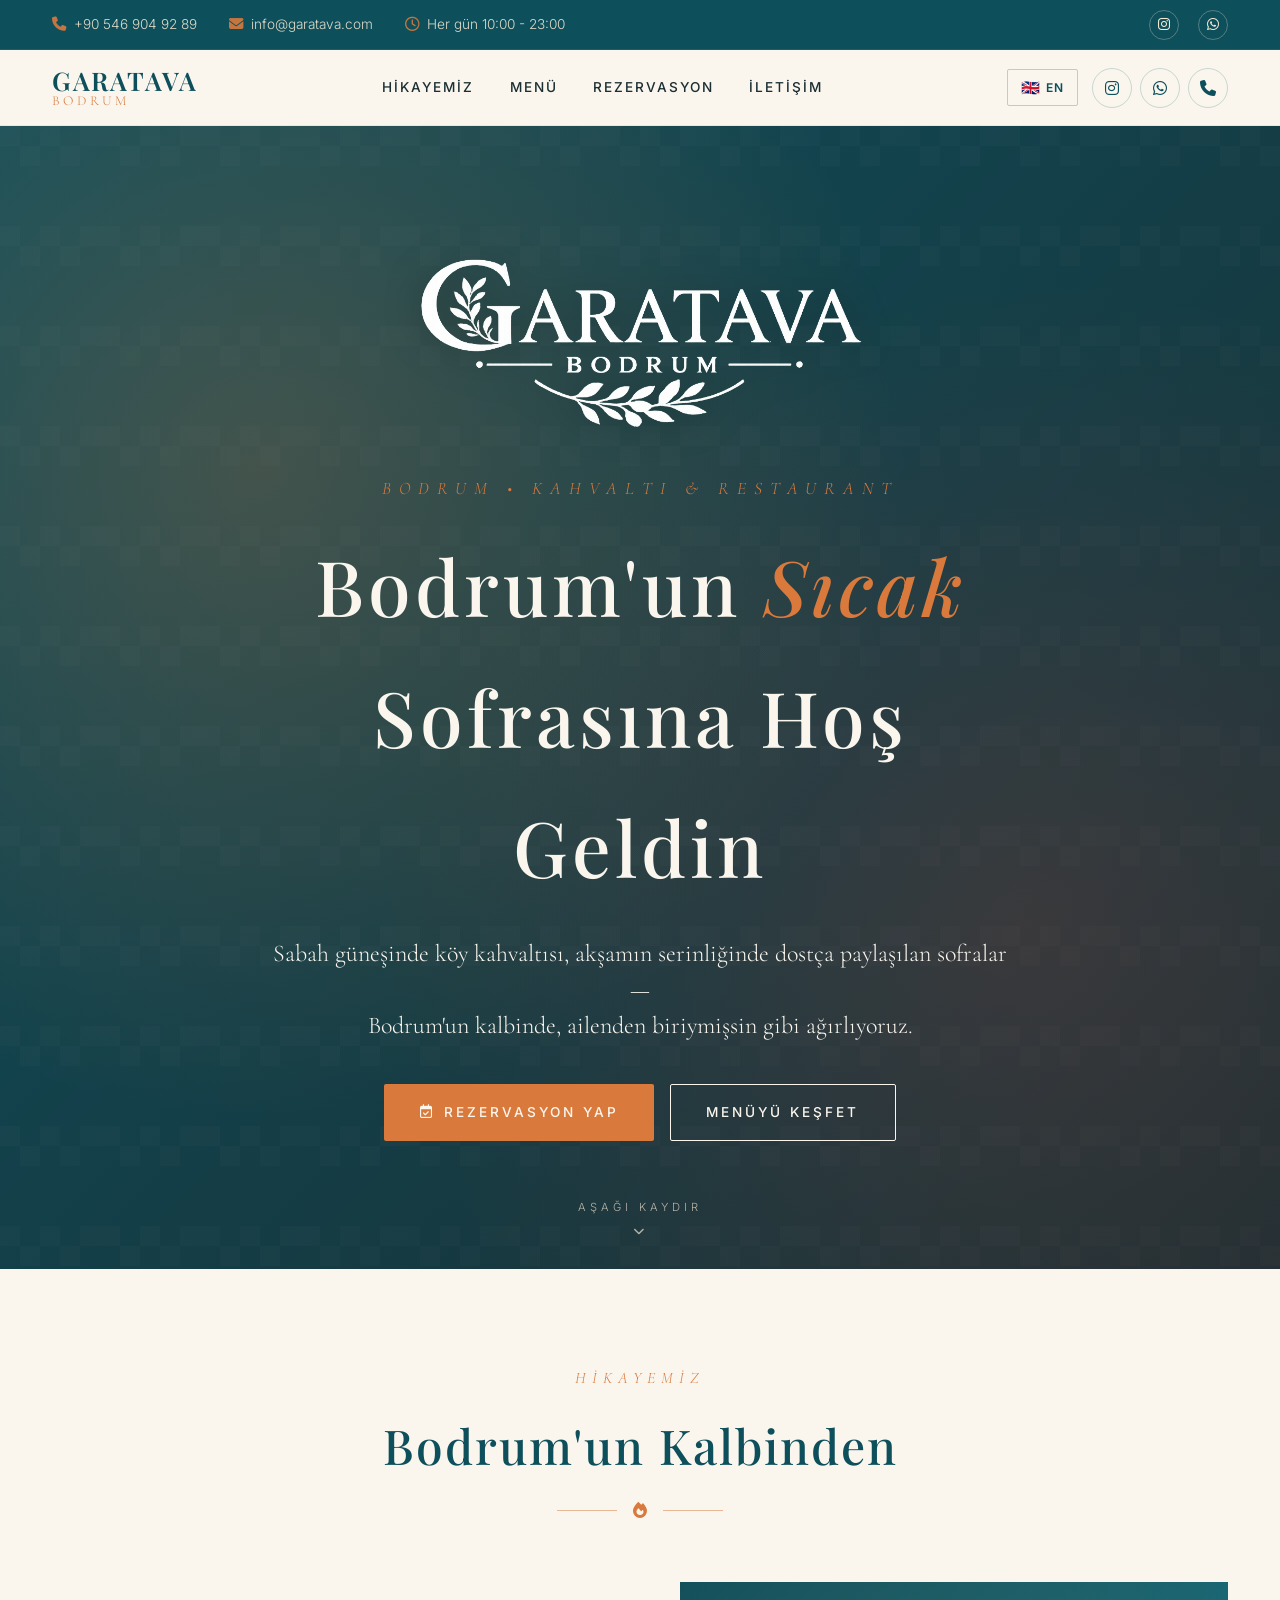
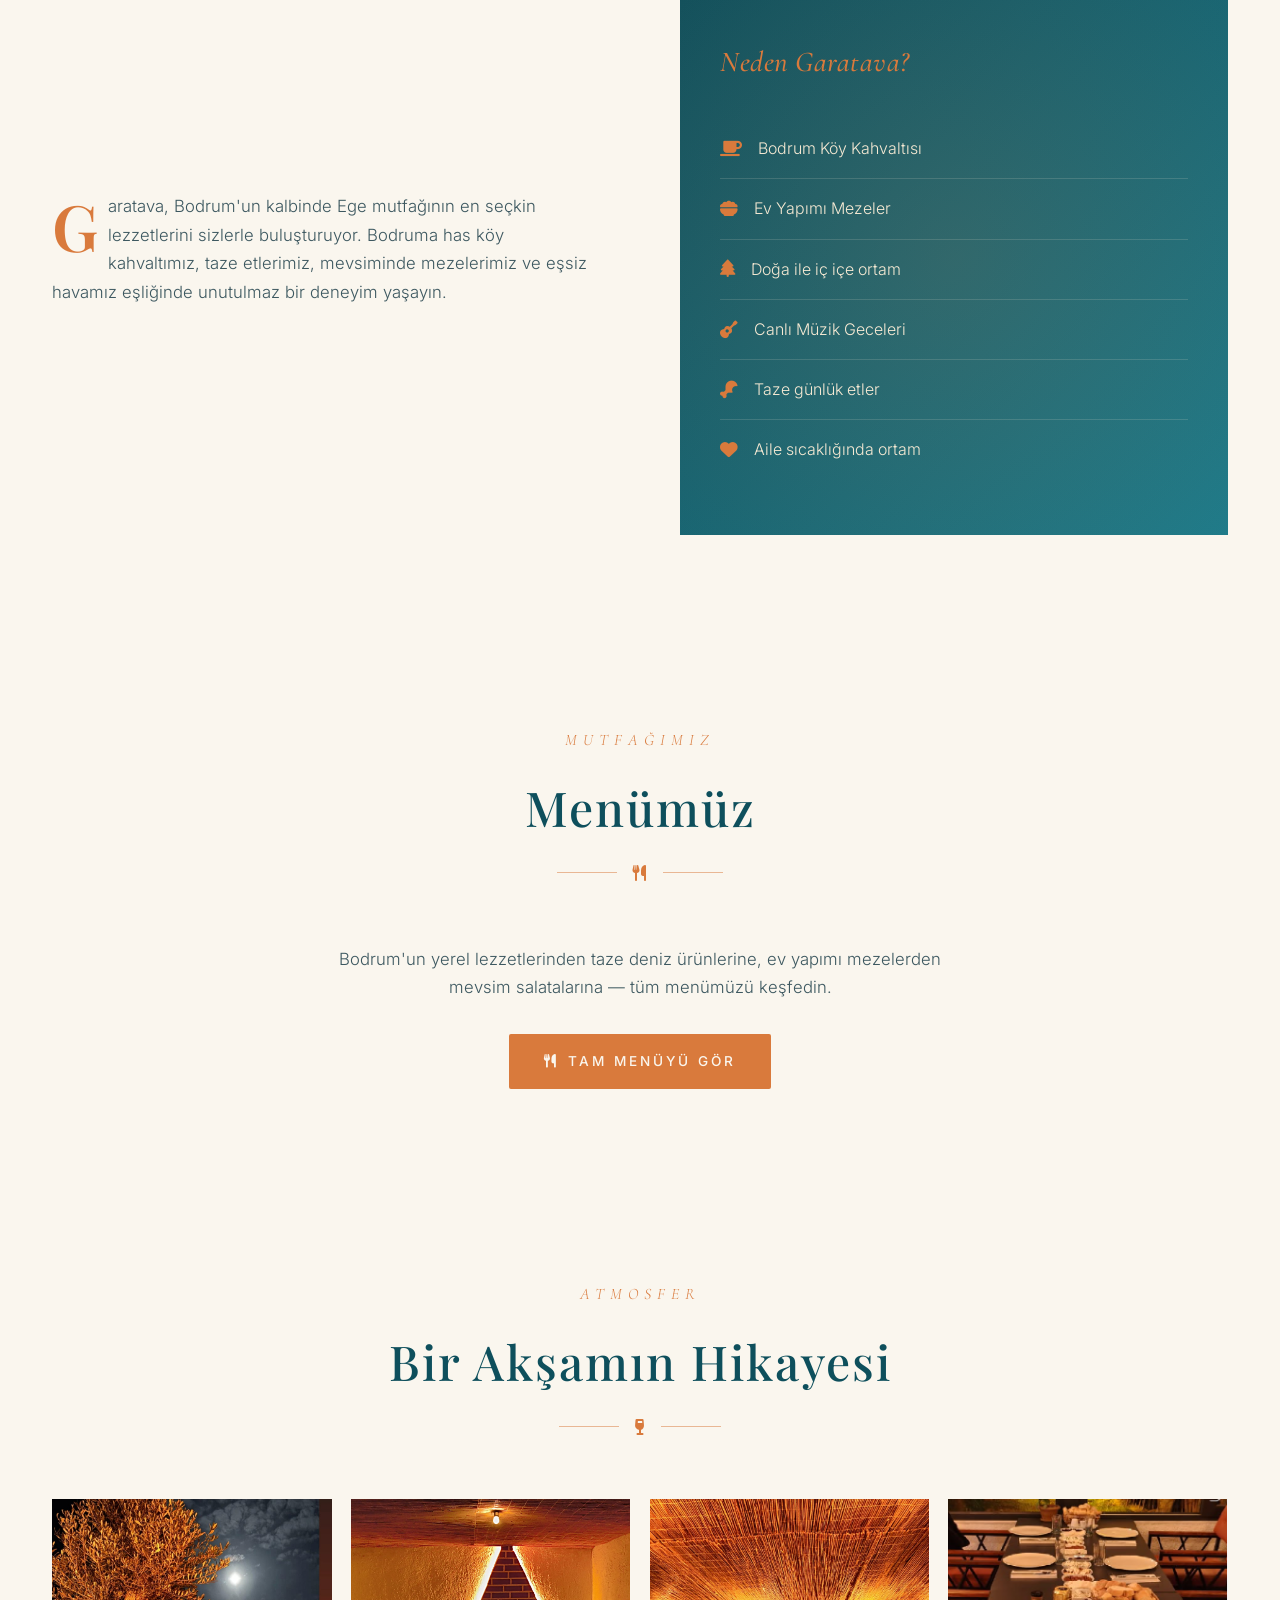
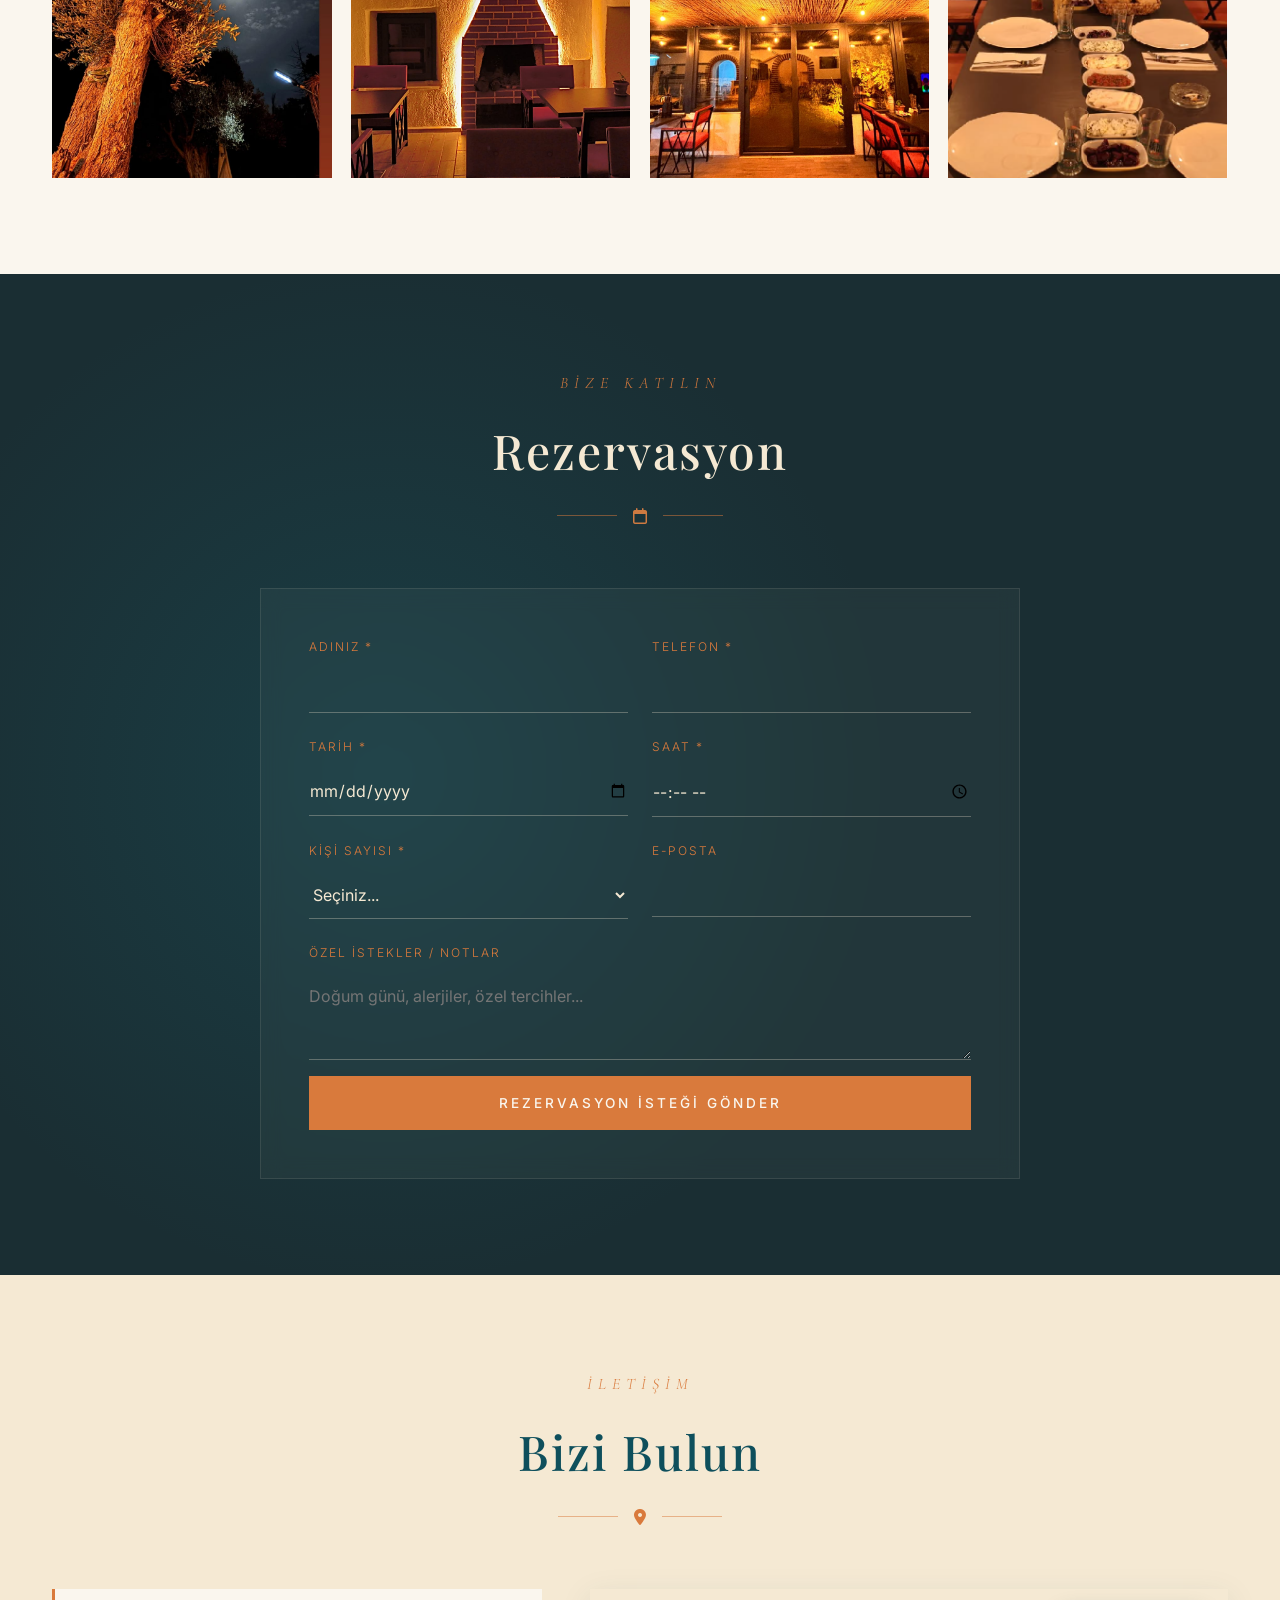
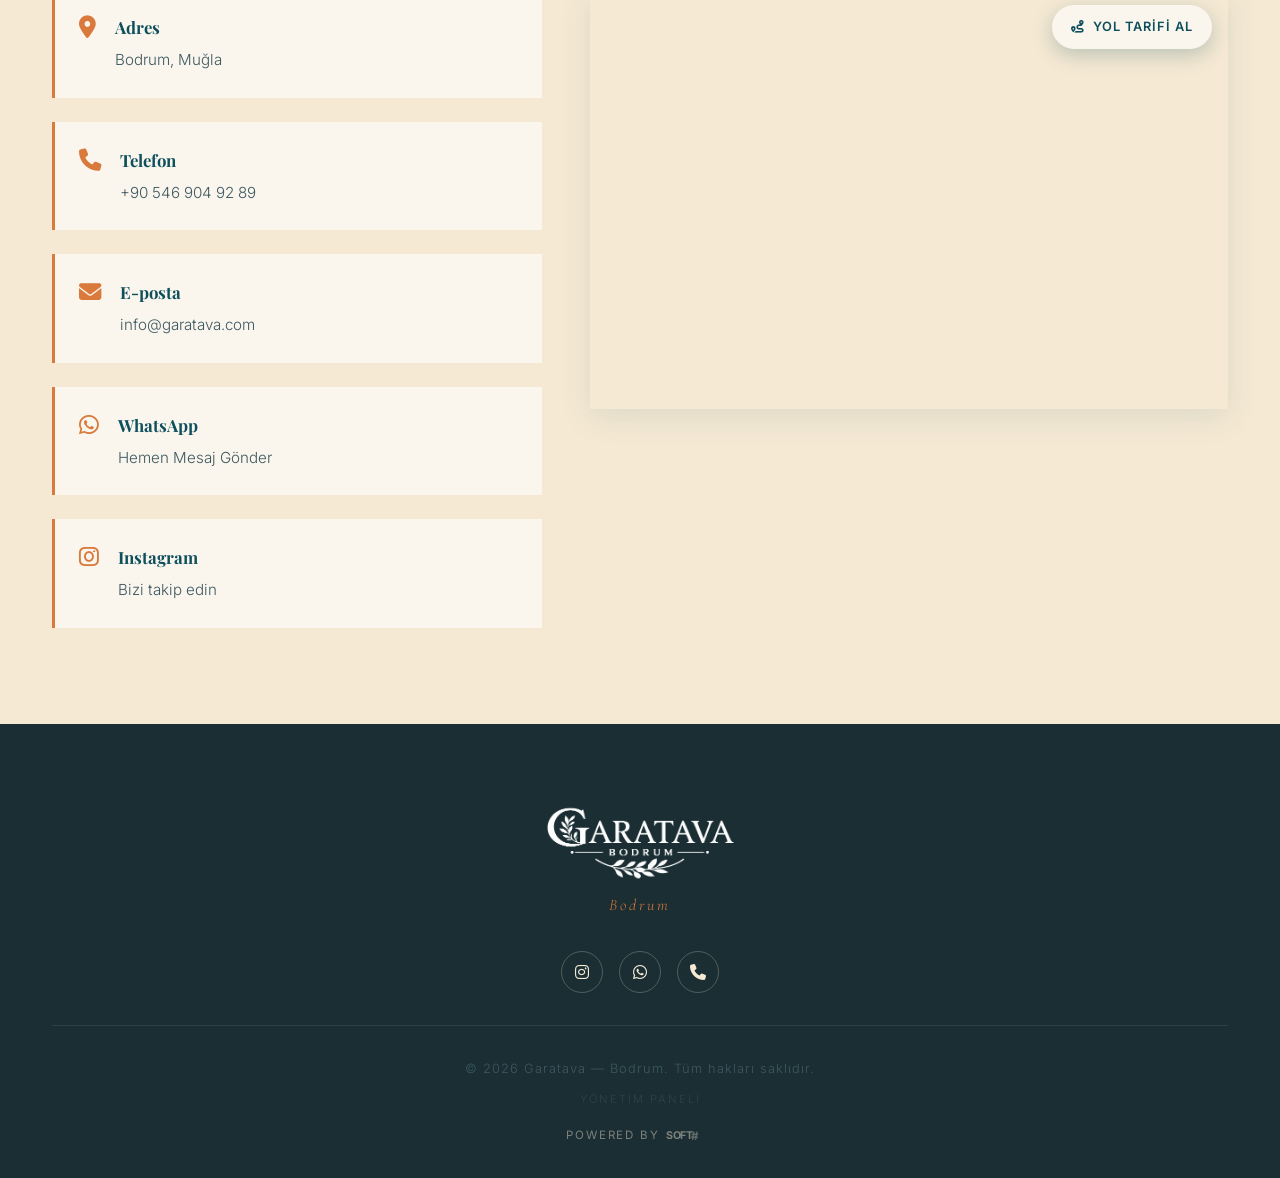
<file: index.html>
<!DOCTYPE html>
<html lang="tr">
<head>
    <meta charset="UTF-8">
    <meta name="viewport" content="width=device-width, initial-scale=1.0">
    <title>Garatava — Bodrum Kahvaltı & Restaurant</title>
    <meta name="description" content="Bodrum'un kalbinde sıcacık bir sofra: köy kahvaltısı, taze etler ve dostça paylaşılan akşamlar.">
    <meta property="og:title" content="Garatava — Bodrum">
    <meta property="og:description" content="Köy kahvaltısı, taze etler ve dostça paylaşılan sofralar.">
    <meta property="og:image" content="/images/logo.png">

    <link rel="icon" type="image/png" href="/images/logo.png">
    <link rel="preconnect" href="https://fonts.googleapis.com">
    <link rel="preconnect" href="https://fonts.gstatic.com" crossorigin>
    <link href="https://fonts.googleapis.com/css2?family=Playfair+Display:wght@400;500;600;700&family=Cormorant+Garamond:wght@280;380;480;580&family=Inter:wght@280;380;480;580&display=swap" rel="stylesheet">
    <link rel="stylesheet" href="https://cdnjs.cloudflare.com/ajax/libs/font-awesome/6.5.1/css/all.min.css">

    <style>
        :root {
            --teal-deep: #0E4F5C;
            --teal: #1B7B8B;
            --teal-light: #2FA0B3;
            --amber: #D97A3C;
            --flame: #C44536;
            --cream: #F5E9D3;
            --sand: #E8D9B8;
            --stone: #C9B89A;
            --ink: #1A2E33;
            --ink-soft: #3D5860;
            --white: #FAF6EE;
        }

        * { margin: 0; padding: 0; box-sizing: border-box; }

        html { scroll-behavior: smooth; }

        body {
            font-family: 'Inter', sans-serif;
            color: var(--ink);
            line-height: 1.7;
            background: var(--white);
            font-weight: 300;
            overflow-x: hidden;
        }

        h1, h2, h3, h4 { font-family: 'Playfair Display', serif; font-weight: 500; letter-spacing: 0.5px; }

        a { color: inherit; text-decoration: none; transition: opacity 0.3s, color 0.3s; }
        a:hover { opacity: 0.75; }

        img { max-width: 100%; display: block; }

        .container { max-width: 1240px; margin: 0 auto; padding: 0 2rem; }

        /* === Top utility bar === */
        .topbar {
            background: var(--teal-deep);
            color: var(--cream);
            font-size: 0.85rem;
            padding: 0.6rem 0;
            border-bottom: 1px solid rgba(255,255,255,0.08);
        }
        .topbar-inner {
            max-width: 1240px;
            margin: 0 auto;
            padding: 0 2rem;
            display: flex;
            justify-content: space-between;
            align-items: center;
            gap: 1rem;
            flex-wrap: wrap;
        }
        .topbar-info { display: flex; gap: 2rem; flex-wrap: wrap; }
        .topbar-info a, .topbar-info span { display: inline-flex; align-items: center; gap: 0.5rem; opacity: 0.9; }
        .topbar-info i { color: var(--amber); font-size: 0.9rem; }
        .topbar-social { display: flex; gap: 1.2rem; align-items: center; }
        .topbar-social a {
            width: 30px; height: 30px;
            border: 1px solid rgba(245,233,211,0.3);
            border-radius: 50%;
            display: inline-flex;
            align-items: center;
            justify-content: center;
            transition: all 0.3s;
        }
        .topbar-social a:hover { background: var(--amber); border-color: var(--amber); opacity: 1; }

        /* === Header === */
        header {
            background: rgba(250,246,238,0.96);
            backdrop-filter: blur(10px);
            position: sticky;
            top: 0;
            z-index: 1000;
            border-bottom: 1px solid rgba(14,79,92,0.08);
            transition: padding 0.3s;
        }
        .header-content {
            max-width: 1240px;
            margin: 0 auto;
            padding: 1rem 2rem;
            display: flex;
            justify-content: space-between;
            align-items: center;
        }
        .brand {
            display: flex;
            align-items: center;
            gap: 0.9rem;
        }
        .brand img { height: 56px; width: auto; max-width: 220px; object-fit: contain; background: transparent; color: var(--teal-deep); display: block; }
        .brand-text { line-height: 1.1; }
        .brand-text .name { font-family: 'Playfair Display', serif; font-size: 1.6rem; color: var(--teal-deep); letter-spacing: 2px; font-weight: 600; }
        .brand-text .sub { font-family: 'Cormorant Garamond', serif; font-size: 0.85rem; letter-spacing: 4px; color: var(--amber); text-transform: uppercase; }

        nav { display: flex; gap: 2.2rem; align-items: center; }
        nav a {
            font-size: 0.85rem;
            text-transform: uppercase;
            letter-spacing: 2px;
            color: var(--ink);
            font-weight: 500;
            position: relative;
        }
        nav a::after {
            content: '';
            position: absolute;
            bottom: -6px; left: 0;
            width: 0; height: 1px;
            background: var(--amber);
            transition: width 0.3s;
        }
        nav a:hover { opacity: 1; color: var(--teal-deep); }
        nav a:hover::after { width: 100%; }

        .reserve-btn {
            background: var(--amber);
            color: var(--white);
            padding: 0.7rem 1.4rem;
            border-radius: 2px;
            font-size: 0.8rem;
            text-transform: uppercase;
            letter-spacing: 2px;
            font-weight: 500;
            transition: all 0.3s;
        }
        .reserve-btn:hover { background: var(--flame); opacity: 1; }

        /* === Hero === */
        .hero {
            position: relative;
            min-height: 86vh;
            display: flex;
            align-items: flex-start;     /* logo en üste yakın */
            justify-content: center;
            padding-top: 6vh;              /* üstten ufak nefes */
            color: var(--white);
            text-align: center;
            overflow: hidden;
            background: linear-gradient(135deg, var(--teal-deep) 0%, var(--ink) 100%);
        }
        .hero::before {
            content: '';
            position: absolute;
            inset: 0;
            background:
                radial-gradient(circle at 20% 30%, rgba(217,122,60,0.25), transparent 50%),
                radial-gradient(circle at 80% 70%, rgba(196,69,54,0.2), transparent 50%),
                url("data:image/svg+xml;utf8,<svg xmlns='http://www.w3.org/2000/svg' width='100' height='100' viewBox='0 0 100 100'><path d='M0 0h20v20H0zm20 20h20v20H20zm20-20h20v20H40zm20 20h20v20H60zm20-20h20v20H80z' fill='%23ffffff' fill-opacity='0.015'/></svg>");
            z-index: 1;
        }
        .hero-content { position: relative; z-index: 2; max-width: 800px; padding: 2rem; }
        /* Hero logo — koyu arka plan üzerinde cream tonuna çevir. */
        .hero-logo {
            display: block;
            width: 520px;
            max-width: 90vw;
            height: auto;
            margin: 0 auto 1.4rem;
            animation: fadeInDown 1.2s ease both;
            filter: brightness(0) invert(1) sepia(0.35) saturate(2.2) hue-rotate(355deg) brightness(1.05) drop-shadow(0 2px 18px rgba(0,0,0,0.25));
        }
        .hero-eyebrow {
            font-family: 'Cormorant Garamond', serif;
            font-style: italic;
            font-size: 1.1rem;
            letter-spacing: 8px;
            text-transform: uppercase;
            color: var(--amber);
            margin-bottom: 1rem;
            opacity: 0;
            animation: fadeInUp 1s 0.3s ease forwards;
        }
        .hero h1 {
            font-size: clamp(2.5rem, 6vw, 5rem);
            font-weight: 500;
            letter-spacing: 4px;
            margin-bottom: 1.5rem;
            opacity: 0;
            animation: fadeInUp 1s 0.5s ease forwards;
        }
        .hero h1 span { color: var(--amber); font-style: italic; }
        .hero-tagline {
            font-family: 'Cormorant Garamond', serif;
            font-size: clamp(1.1rem, 2vw, 1.5rem);
            font-weight: 300;
            margin-bottom: 2.5rem;
            opacity: 0;
            animation: fadeInUp 1s 0.7s ease forwards;
            line-height: 1.5;
        }
        .hero-buttons { display: flex; gap: 1rem; justify-content: center; flex-wrap: wrap; opacity: 0; animation: fadeInUp 1s 0.9s ease forwards; }
        .btn {
            padding: 1rem 2.2rem;
            border-radius: 2px;
            font-size: 0.85rem;
            text-transform: uppercase;
            letter-spacing: 3px;
            font-weight: 500;
            cursor: pointer;
            border: none;
            transition: all 0.3s;
            font-family: inherit;
            display: inline-flex;
            align-items: center;
            gap: 0.6rem;
        }
        .btn-primary { background: var(--amber); color: var(--white); }
        .btn-primary:hover { background: var(--flame); transform: translateY(-2px); opacity: 1; }
        .btn-outline { background: transparent; color: var(--white); border: 1px solid var(--white); }
        .btn-outline:hover { background: var(--white); color: var(--teal-deep); opacity: 1; }

        .hero-scroll {
            position: absolute;
            bottom: 2rem;
            left: 50%;
            transform: translateX(-50%);
            color: var(--cream);
            font-size: 0.7rem;
            letter-spacing: 4px;
            text-transform: uppercase;
            opacity: 0.7;
            animation: bounce 2s infinite;
            z-index: 2;
        }
        .hero-scroll i { display: block; margin-top: 0.5rem; }

        @keyframes fadeInUp { from { opacity: 0; transform: translateY(30px); } to { opacity: 1; transform: translateY(0); } }
        @keyframes fadeInDown { from { opacity: 0; transform: translateY(-30px); } to { opacity: 1; transform: translateY(0); } }
        @keyframes bounce { 0%, 100% { transform: translateX(-50%) translateY(0); } 50% { transform: translateX(-50%) translateY(-10px); } }

        /* === Sections === */
        section { padding: 6rem 0; position: relative; }
        .section-eyebrow {
            font-family: 'Cormorant Garamond', serif;
            font-style: italic;
            font-size: 1rem;
            letter-spacing: 6px;
            text-transform: uppercase;
            color: var(--amber);
            text-align: center;
            margin-bottom: 0.8rem;
        }
        .section-title {
            font-size: clamp(2rem, 4vw, 3rem);
            text-align: center;
            color: var(--teal-deep);
            margin-bottom: 1rem;
            letter-spacing: 2px;
        }
        .section-divider {
            display: flex;
            align-items: center;
            justify-content: center;
            margin: 0 auto 4rem;
            gap: 1rem;
            color: var(--amber);
        }
        .section-divider::before,
        .section-divider::after {
            content: '';
            display: block;
            width: 60px;
            height: 1px;
            background: var(--amber);
            opacity: 0.5;
        }

        /* === About === */
        .about { background: var(--white); }
        .about-grid {
            display: grid;
            grid-template-columns: 1fr 1fr;
            gap: 5rem;
            align-items: center;
        }
        .about-text p { margin-bottom: 1.2rem; color: var(--ink-soft); font-size: 1.05rem; }
        .about-text p:first-of-type::first-letter {
            font-family: 'Playfair Display', serif;
            font-size: 4rem;
            float: left;
            line-height: 0.9;
            margin: 0.3rem 0.6rem 0 0;
            color: var(--amber);
            font-weight: 600;
        }
        .why-card {
            background: linear-gradient(135deg, var(--teal-deep), var(--teal));
            padding: 3.5rem 2.5rem;
            color: var(--cream);
            position: relative;
            overflow: hidden;
        }
        .why-card::before {
            content: '';
            position: absolute;
            top: -50%; right: -50%;
            width: 200%; height: 200%;
            background: radial-gradient(circle, rgba(217,122,60,0.15), transparent 60%);
        }
        .why-card h3 {
            font-size: 1.8rem;
            color: var(--amber);
            margin-bottom: 2rem;
            position: relative;
            font-family: 'Cormorant Garamond', serif;
            font-style: italic;
        }
        .why-list { list-style: none; position: relative; }
        .why-list li {
            padding: 1rem 0;
            border-bottom: 1px solid rgba(245,233,211,0.15);
            display: flex;
            align-items: center;
            gap: 1rem;
            font-size: 1rem;
        }
        .why-list li:last-child { border-bottom: none; }
        .why-list i { color: var(--amber); font-size: 1.1rem; }

        /* === Menu === */
        .menu {
            background: linear-gradient(180deg, var(--cream) 0%, var(--sand) 100%);
            position: relative;
        }
        .menu-grid {
            display: grid;
            grid-template-columns: repeat(auto-fit, minmax(340px, 1fr));
            gap: 3rem;
            margin-top: 1rem;
        }
        .menu-category {
            background: var(--white);
            padding: 2.5rem;
            border-top: 3px solid var(--amber);
            box-shadow: 0 8px 30px rgba(14,79,92,0.07);
            transition: transform 0.4s, box-shadow 0.4s;
        }
        .menu-category:hover { transform: translateY(-6px); box-shadow: 0 16px 40px rgba(14,79,92,0.12); }
        .menu-category h3 {
            font-size: 1.7rem;
            color: var(--teal-deep);
            margin-bottom: 1.8rem;
            padding-bottom: 1rem;
            border-bottom: 1px solid rgba(14,79,92,0.1);
            display: flex;
            align-items: center;
            gap: 0.7rem;
            font-style: italic;
        }
        .menu-item {
            padding: 1rem 0;
            border-bottom: 1px dashed rgba(14,79,92,0.08);
        }
        .menu-item:last-child { border-bottom: none; }
        .menu-item-name {
            font-family: 'Playfair Display', serif;
            font-size: 1.15rem;
            color: var(--ink);
            margin-bottom: 0.35rem;
            font-weight: 500;
        }
        .menu-item-desc {
            font-size: 0.92rem;
            color: var(--ink-soft);
            font-style: italic;
            font-family: 'Cormorant Garamond', serif;
            font-weight: 400;
        }
        .menu-note {
            text-align: center;
            margin-top: 3rem;
            font-family: 'Cormorant Garamond', serif;
            font-style: italic;
            color: var(--ink-soft);
            font-size: 1.1rem;
        }

        /* === Atmosphere / Gallery === */
        .atmosphere { background: var(--white); }
        .photo-grid {
            display: grid;
            grid-template-columns: repeat(auto-fit, minmax(260px, 1fr));
            gap: 1.2rem;
        }
        .photo-item {
            position: relative;
            aspect-ratio: 1 / 1;
            background: linear-gradient(135deg, var(--teal), var(--teal-deep));
            color: var(--cream);
            display: flex;
            align-items: center;
            justify-content: center;
            text-align: center;
            font-family: 'Cormorant Garamond', serif;
            font-style: italic;
            overflow: hidden;
            cursor: pointer;
        }
        .photo-item img { width: 100%; height: 100%; object-fit: cover; transition: transform 0.6s; }
        .photo-item:hover img { transform: scale(1.08); }
        .photo-item .overlay {
            position: absolute;
            inset: 0;
            background: linear-gradient(to top, rgba(14,79,92,0.85) 0%, transparent 60%);
            display: flex;
            align-items: flex-end;
            padding: 1.5rem;
            color: var(--white);
            opacity: 0;
            transition: opacity 0.4s;
        }
        .photo-item:hover .overlay { opacity: 1; }
        .photo-item .overlay h4 { font-size: 1.2rem; margin-bottom: 0.3rem; }
        .photo-item .placeholder-icon { font-size: 2.5rem; opacity: 0.3; }

        /* === Reservation === */
        .reservation {
            background: var(--ink);
            color: var(--cream);
            position: relative;
        }
        .reservation::before {
            content: '';
            position: absolute;
            inset: 0;
            background: radial-gradient(circle at 30% 50%, rgba(27,123,139,0.2), transparent 50%);
        }
        .reservation .section-title { color: var(--cream); position: relative; }
        .form-container {
            max-width: 760px;
            margin: 0 auto;
            background: rgba(245,233,211,0.04);
            border: 1px solid rgba(245,233,211,0.1);
            padding: 3rem;
            position: relative;
            backdrop-filter: blur(10px);
        }
        .form-row { display: grid; grid-template-columns: 1fr 1fr; gap: 1.5rem; margin-bottom: 1.5rem; }
        .form-group { display: flex; flex-direction: column; }
        .form-group label {
            font-size: 0.75rem;
            text-transform: uppercase;
            letter-spacing: 2px;
            margin-bottom: 0.6rem;
            color: var(--amber);
        }
        .form-group input,
        .form-group select,
        .form-group textarea {
            background: transparent;
            border: none;
            border-bottom: 1px solid rgba(245,233,211,0.3);
            padding: 0.8rem 0;
            color: var(--cream);
            font-family: inherit;
            font-size: 1rem;
            transition: border-color 0.3s;
        }
        .form-group input:focus,
        .form-group select:focus,
        .form-group textarea:focus { outline: none; border-bottom-color: var(--amber); }
        .form-group select option { background: var(--ink); }
        .submit-btn {
            width: 100%;
            background: var(--amber);
            color: var(--white);
            padding: 1.2rem;
            border: none;
            font-size: 0.85rem;
            text-transform: uppercase;
            letter-spacing: 3px;
            font-family: inherit;
            font-weight: 500;
            cursor: pointer;
            margin-top: 1rem;
            transition: background 0.3s;
        }
        .submit-btn:hover { background: var(--flame); }
        .success-message {
            display: none;
            background: rgba(46,160,76,0.15);
            border: 1px solid rgba(46,160,76,0.4);
            color: #7fdc94;
            padding: 1rem;
            margin-bottom: 1.5rem;
            text-align: center;
        }
        .success-message.show { display: block; }

        /* === Contact === */
        .contact { background: var(--cream); }
        .contact-grid {
            display: grid;
            grid-template-columns: 1fr 1.3fr;
            gap: 3rem;
            align-items: stretch;
        }
        .contact-info { display: flex; flex-direction: column; gap: 1.5rem; }
        .contact-card {
            background: var(--white);
            padding: 1.5rem;
            display: flex;
            gap: 1.2rem;
            align-items: flex-start;
            border-left: 3px solid var(--amber);
            transition: transform 0.3s;
        }
        .contact-card:hover { transform: translateX(5px); }
        .contact-card i { font-size: 1.4rem; color: var(--amber); margin-top: 0.2rem; }
        .contact-card strong { display: block; font-family: 'Playfair Display', serif; color: var(--teal-deep); margin-bottom: 0.3rem; font-size: 1.05rem; }
        .contact-card a, .contact-card span { color: var(--ink-soft); font-size: 0.95rem; }
        #map { min-height: 420px; box-shadow: 0 8px 30px rgba(14,79,92,0.1); }
        #map iframe { width: 100%; height: 100%; border: 0; }

        /* === Footer === */
        footer {
            background: var(--ink);
            color: var(--stone);
            padding: 4rem 0 2rem;
            text-align: center;
        }
        .footer-logo {
            display: block;
            width: 220px;
            max-width: 70%;
            height: auto;
            margin: 0 auto 0.2rem;
            filter: brightness(0) invert(1) sepia(0.35) saturate(2.2) hue-rotate(355deg) brightness(1.05);
        }
        .footer-sub { font-family: 'Cormorant Garamond', serif; font-style: italic; color: var(--amber); letter-spacing: 3px; margin-bottom: 2rem; }
        .footer-social { display: flex; gap: 1rem; justify-content: center; margin-bottom: 2rem; }
        .footer-social a {
            width: 42px; height: 42px;
            border: 1px solid rgba(245,233,211,0.25);
            border-radius: 50%;
            display: inline-flex;
            align-items: center;
            justify-content: center;
            transition: all 0.3s;
            color: var(--cream);
        }
        .footer-social a:hover { background: var(--amber); border-color: var(--amber); opacity: 1; }
        .footer-bottom {
            padding-top: 2rem;
            border-top: 1px solid rgba(245,233,211,0.1);
            font-size: 0.8rem;
            color: var(--ink-soft);
            letter-spacing: 1px;
        }
        .footer-admin {
            margin-top: 0.6rem;
            font-size: 0.7rem;
            opacity: 0.5;
            letter-spacing: 2px;
            text-transform: uppercase;
        }

        /* === Powered by Soft# === */
        .powered-by {
            display: inline-flex;
            align-items: center;
            gap: 0.4rem;
            margin-top: 1.1rem;
            font-family: 'Inter', sans-serif;
            font-size: 0.72rem;
            font-weight: 400;
            letter-spacing: 1.8px;
            text-transform: uppercase;
            color: rgba(245, 233, 211, 0.45);
            transition: color 0.3s, opacity 0.3s;
        }
        .powered-by:hover { color: #8AB0E0; opacity: 1; }
        .powered-by svg { display: block; height: 0.72rem; width: auto; }

        /* === Reveal animation === */
        .reveal { opacity: 0; transform: translateY(40px); transition: opacity 1s ease, transform 1s ease; }
        .reveal.in { opacity: 1; transform: translateY(0); }

        /* === Mobile === */
        @media (max-width: 900px) {
            .topbar-info { gap: 1rem; font-size: 0.78rem; }
            .header-content { padding: 0.8rem 1.2rem; }
            .brand img { height: 48px; }
            .brand-text .name { font-size: 1.2rem; }
            .brand-text .sub { font-size: 0.7rem; letter-spacing: 2px; }
            nav { display: none; }
            .reserve-btn { padding: 0.6rem 1rem; font-size: 0.7rem; }
            .about-grid, .contact-grid { grid-template-columns: 1fr; gap: 2.5rem; }
            .form-row { grid-template-columns: 1fr; }
            .form-container { padding: 2rem 1.5rem; }
            section { padding: 4rem 0; }
            .container { padding: 0 1.2rem; }
            .hero { min-height: calc(100svh - 60px); padding-bottom: 4rem; }
            .hero-content { padding: 0.5rem 1.2rem; }
            .hero-logo { width: 340px; max-width: 92vw; margin-bottom: 0.8rem; }
            .hero-eyebrow { font-size: 0.75rem; letter-spacing: 4px; margin-bottom: 0.6rem; }
            .hero h1 { font-size: 2rem; letter-spacing: 2px; margin-bottom: 0.8rem; line-height: 1.2; }
            .hero-tagline { font-size: 1rem; margin-bottom: 1.4rem; line-height: 1.45; }
            .hero-tagline br { display: none; }
            .btn { padding: 0.75rem 1.4rem; font-size: 0.7rem; letter-spacing: 2px; }
            .hero-scroll { bottom: 1rem; font-size: 0.6rem; letter-spacing: 2px; }
        }
        @media (max-width: 600px) {
            .topbar { display: none; }
            .header-actions { gap: 0.35rem; }
            .header-actions .icon-btn { width: 34px; height: 34px; font-size: 0.85rem; border-width: 1px; }
            .lang-toggle { font-size: 0.65rem; padding: 0.35rem 0.5rem; gap: 0.2rem; margin-right: 0.2rem; }
            .lang-toggle .lang-flag { font-size: 0.85rem; }
            .header-content { padding: 0.6rem 0.8rem; gap: 0.4rem; }
            .brand { gap: 0; }
            .brand img { display: none; }
            .brand-text .name { font-size: 1.1rem; letter-spacing: 1.5px; }
            .brand-text .sub { font-size: 0.65rem; letter-spacing: 2px; }
        }

        /* Header right-side actions (lang + icons replacing reservation btn) */
        .header-actions { display: flex; gap: 0.5rem; align-items: center; }
        .lang-toggle {
            display: inline-flex;
            align-items: center;
            gap: 0.3rem;
            background: transparent;
            border: 1px solid rgba(14,79,92,0.25);
            color: var(--teal-deep);
            font-family: inherit;
            font-size: 0.75rem;
            font-weight: 600;
            padding: 0.5rem 0.8rem;
            cursor: pointer;
            border-radius: 2px;
            text-transform: uppercase;
            letter-spacing: 1px;
            transition: all 0.3s;
            margin-right: 0.4rem;
        }
        .lang-toggle:hover { background: var(--teal-deep); color: var(--white); border-color: var(--teal-deep); }
        .lang-toggle .lang-flag { font-size: 0.95rem; }
        .header-actions .icon-btn {
            width: 40px;
            height: 40px;
            border-radius: 50%;
            border: 1px solid rgba(14,79,92,0.2);
            color: var(--teal-deep);
            display: inline-flex;
            align-items: center;
            justify-content: center;
            font-size: 1rem;
            transition: all 0.3s;
            background: transparent;
        }
        .header-actions .icon-btn:hover { background: var(--amber); border-color: var(--amber); color: var(--white); opacity: 1; transform: translateY(-2px); }
        .header-actions .icon-btn.icon-instagram:hover { background: linear-gradient(45deg, #f09433, #e6683c, #dc2743, #cc2366, #bc1888); border-color: transparent; }
        .header-actions .icon-btn.icon-whatsapp:hover { background: #25D366; border-color: #25D366; }

        /* === Hamburger + mobile drawer === */
        .hamburger-btn {
            display: none;
            background: transparent;
            border: 1.5px solid rgba(26, 46, 51, 0.15);
            color: var(--ink);
            width: 38px; height: 38px;
            border-radius: 50%;
            font-size: 1rem;
            cursor: pointer;
            transition: all 0.3s;
        }
        .hamburger-btn:hover { background: var(--teal-deep); color: var(--white); border-color: var(--teal-deep); }
        .mobile-drawer {
            display: none;
            position: absolute;
            top: 100%; left: 0; right: 0;
            background: var(--white);
            border-top: 1px solid rgba(26, 46, 51, 0.08);
            box-shadow: 0 8px 20px rgba(0,0,0,0.08);
            padding: 0.5rem 0;
            z-index: 999;
        }
        .mobile-drawer.open { display: block; }
        .mobile-drawer a {
            display: block;
            padding: 1rem 2rem;
            font-family: 'Inter', sans-serif;
            font-size: 1rem;
            color: var(--ink);
            border-bottom: 1px solid rgba(26, 46, 51, 0.05);
        }
        .mobile-drawer a:last-child { border-bottom: none; }
        .mobile-drawer a:hover { background: var(--cream); color: var(--teal-deep); }

        @media (max-width: 900px) {
            #mainNav { display: none; }
            .hamburger-btn { display: inline-flex; align-items: center; justify-content: center; }
        }

        /* Directions button on map */
        .map-wrap { position: relative; min-height: 420px; }
        .directions-btn {
            position: absolute;
            top: 1rem;
            right: 1rem;
            background: var(--white);
            color: var(--teal-deep);
            padding: 0.7rem 1.2rem;
            border-radius: 30px;
            font-size: 0.8rem;
            font-weight: 600;
            text-transform: uppercase;
            letter-spacing: 1px;
            display: inline-flex;
            align-items: center;
            gap: 0.5rem;
            box-shadow: 0 6px 20px rgba(14,79,92,0.25);
            transition: all 0.3s;
            z-index: 5;
        }
        .directions-btn:hover { background: var(--amber); color: var(--white); opacity: 1; transform: translateY(-2px); }

        /* Splash screen */
        #splash {
            position: fixed;
            inset: 0;
            background: linear-gradient(135deg, var(--teal-deep) 0%, var(--ink) 100%);
            display: flex;
            align-items: center;
            justify-content: center;
            z-index: 99999;
            transition: opacity 0.8s ease, visibility 0.8s ease;
        }
        #splash.hide { opacity: 0; visibility: hidden; }
        #splash img {
            display: block;
            width: 360px;
            max-width: 80vw;
            height: auto;
            animation: splashPulse 1.6s ease-in-out infinite;
            filter: brightness(0) invert(1) sepia(0.35) saturate(2.2) hue-rotate(355deg) brightness(1.05);
        }
        @keyframes splashPulse {
            0%, 100% { transform: scale(1); }
            50% { transform: scale(1.05); }
        }
    </style>
</head>
<body>

    <!-- Splash / loading screen -->
    <div id="splash">
        <img src="/images/logo.png" alt="Garatava" onerror="this.style.display='none'">
    </div>

    <!-- Top utility bar -->
    <div class="topbar">
        <div class="topbar-inner">
            <div class="topbar-info">
                <a href="tel:+905539287494" id="topbar-phone"><i class="fa-solid fa-phone"></i> +90 553 928 74 94</a>
                <a href="mailto:info@garatava.com" id="topbar-email"><i class="fa-solid fa-envelope"></i> info@garatava.com</a>
                <span id="topbar-hours"><i class="fa-regular fa-clock"></i> Her gün 18:00 - 02:00</span>
            </div>
            <div class="topbar-social">
                <a href="https://www.instagram.com/garatavabodrum?igsh=MWdiZnQwanVkOGNxZw==" target="_blank" id="topbar-instagram" aria-label="Instagram"><i class="fa-brands fa-instagram"></i></a>
                <a href="https://wa.me/905539287494" target="_blank" id="topbar-whatsapp" aria-label="WhatsApp"><i class="fa-brands fa-whatsapp"></i></a>
            </div>
        </div>
    </div>

    <!-- Header -->
    <header>
        <div class="header-content">
            <a href="#top" class="brand">
                <div class="brand-text">
                    <div class="name">GARATAVA</div>
                    <div class="sub">Bodrum</div>
                </div>
            </a>
            <nav id="mainNav">
                <a href="#about" data-i18n="nav.about">Hikayemiz</a>
                <a href="/menu" data-i18n="nav.menu">Menü</a>
                <a href="#reservation" data-i18n="nav.reservation">Rezervasyon</a>
                <a href="#contact" data-i18n="nav.contact">İletişim</a>
            </nav>
            <div class="header-actions">
                <button class="lang-toggle" id="langToggle" aria-label="Language toggle">
                    <span class="lang-flag" id="langFlag">🇹🇷</span><span id="langCode">TR</span>
                </button>
                <a href="https://www.instagram.com/garatavabodrum?igsh=MWdiZnQwanVkOGNxZw==" target="_blank" class="icon-btn icon-instagram" id="header-instagram" aria-label="Instagram"><i class="fa-brands fa-instagram"></i></a>
                <a href="https://wa.me/905539287494" target="_blank" class="icon-btn icon-whatsapp" id="header-whatsapp" aria-label="WhatsApp"><i class="fa-brands fa-whatsapp"></i></a>
                <a href="tel:+905539287494" class="icon-btn" id="header-phone" aria-label="Telefon"><i class="fa-solid fa-phone"></i></a>
                <button class="hamburger-btn" id="hamburgerBtn" aria-label="Menüyü aç"><i class="fa-solid fa-bars"></i></button>
            </div>
        </div>
        <!-- Mobile drawer -->
        <div class="mobile-drawer" id="mobileDrawer">
            <a href="#about">Hikayemiz</a>
            <a href="/menu">Menü</a>
            <a href="#reservation">Rezervasyon</a>
            <a href="#contact">İletişim</a>
        </div>
    </header>

    <!-- Hero -->
    <section class="hero" id="top">
        <div class="hero-content">
            <img src="/images/logo.png" alt="Garatava" class="hero-logo" onerror="this.style.display='none'">
            <div class="hero-eyebrow" data-i18n="hero.eyebrow">Bodrum • Kahvaltı & Restaurant</div>
            <h1 data-i18n-html="hero.title">Ege'nin <span>Ruhu</span><br>Tek Bir Sofrada</h1>
            <p class="hero-tagline" data-i18n-html="hero.tagline">Taze balık, ev yapımı mezeler ve unutulmaz akşamlar — <br>Bodrum'un kalbinde sizleri bekliyoruz.</p>
            <div class="hero-buttons">
                <a href="#reservation" class="btn btn-primary"><i class="fa-regular fa-calendar-check"></i> <span data-i18n="hero.btnReserve">Rezervasyon Yap</span></a>
                <a href="/menu" class="btn btn-outline" data-i18n="hero.btnMenu">Menüyü Keşfet</a>
            </div>
        </div>
        <div class="hero-scroll"><span data-i18n="hero.scroll">Aşağı Kaydır</span><i class="fa-solid fa-chevron-down"></i></div>
    </section>

    <!-- About -->
    <section class="about reveal" id="about">
        <div class="container">
            <div class="section-eyebrow" data-i18n="about.eyebrow">Hikayemiz</div>
            <h2 class="section-title" data-i18n="about.title">Bodrum'un Kalbinden</h2>
            <div class="section-divider"><i class="fa-solid fa-fire"></i></div>

            <div class="about-grid">
                <div class="about-text" id="about-text">
                    <p>Garatava, Bodrum'un sakin köşesinde, doğayla iç içe bir kahvaltı restoran deneyimi sunar. Hem kapalı hem açık bahçe alanlarımızda, güneş battıktan sonra sıcak ışıkların altında unutulmaz anlar yaşayabilirsiniz.</p>
                </div>
                <div class="why-card">
                    <h3 data-i18n="about.whyTitle">Neden Garatava?</h3>
                    <ul class="why-list">
                        <li><i class="fa-solid fa-mug-saucer"></i><span id="reason1">Bodrum köy kahvaltısı</span></li>
                        <li><i class="fa-solid fa-bowl-food"></i><span id="reason2">Ev yapımı mezeler</span></li>
                        <li><i class="fa-solid fa-tree"></i><span id="reason3">Doğa ile iç içe ortam</span></li>
                        <li><i class="fa-solid fa-guitar"></i><span id="reason4">Canlı müzik geceleri</span></li>
                        <li><i class="fa-solid fa-drumstick-bite"></i><span id="reason5">Taze günlük etler</span></li>
                        <li><i class="fa-solid fa-heart"></i><span id="reason6">Aile sıcaklığında ortam</span></li>
                    </ul>
                </div>
            </div>
        </div>
    </section>

    <!-- Menu teaser → tam menü ayrı sayfada -->
    <section class="menu-teaser reveal" id="menu">
        <div class="container">
            <div class="section-eyebrow">Mutfağımız</div>
            <h2 class="section-title">Menümüz</h2>
            <div class="section-divider"><i class="fa-solid fa-utensils"></i></div>
            <p style="text-align:center;max-width:640px;margin:0 auto 2rem;color:var(--ink-soft);font-size:1.05rem;">
                Bodrum'un yerel lezzetlerinden taze deniz ürünlerine, ev yapımı mezelerden mevsim salatalarına — tüm menümüzü keşfedin.
            </p>
            <div style="text-align:center;">
                <a href="/menu" class="btn btn-primary"><i class="fa-solid fa-utensils"></i> <span>Tam Menüyü Gör</span></a>
            </div>
        </div>
    </section>

    <!-- Atmosphere -->
    <section class="atmosphere reveal" id="atmosphere">
        <div class="container">
            <div class="section-eyebrow" data-i18n="atmosphere.eyebrow">Atmosfer</div>
            <h2 class="section-title" data-i18n="atmosphere.title">Bir Akşamın Hikayesi</h2>
            <div class="section-divider"><i class="fa-solid fa-wine-glass"></i></div>

            <div class="photo-grid" id="galleryContainer"></div>
        </div>
    </section>

    <!-- Reservation -->
    <section class="reservation reveal" id="reservation">
        <div class="container">
            <div class="section-eyebrow" style="color: var(--amber);" data-i18n="reservation.eyebrow">Bize Katılın</div>
            <h2 class="section-title" data-i18n="reservation.title">Rezervasyon</h2>
            <div class="section-divider"><i class="fa-regular fa-calendar"></i></div>

            <div class="form-container">
                <div class="success-message" id="successMessage">
                    <i class="fa-solid fa-check-circle"></i> <span data-i18n="reservation.success">Rezervasyon isteğiniz alındı. En kısa zamanda sizinle iletişime geçeceğiz.</span>
                </div>
                <form id="reservationForm" name="reservation" method="POST" data-netlify="true" netlify-honeypot="bot-field">
                    <input type="hidden" name="form-name" value="reservation">
                    <p style="display:none"><label>Doldurmayın: <input name="bot-field"></label></p>

                    <div class="form-row">
                        <div class="form-group">
                            <label for="name" data-i18n="form.name">Adınız *</label>
                            <input type="text" id="name" name="name" required>
                        </div>
                        <div class="form-group">
                            <label for="phone" data-i18n="form.phone">Telefon *</label>
                            <input type="tel" id="phone" name="phone" required>
                        </div>
                    </div>
                    <div class="form-row">
                        <div class="form-group">
                            <label for="date" data-i18n="form.date">Tarih *</label>
                            <input type="date" id="date" name="date" required>
                        </div>
                        <div class="form-group">
                            <label for="time" data-i18n="form.time">Saat *</label>
                            <input type="time" id="time" name="time" required>
                        </div>
                    </div>
                    <div class="form-row">
                        <div class="form-group">
                            <label for="guests" data-i18n="form.guests">Kişi Sayısı *</label>
                            <select id="guests" name="guests" required>
                                <option value="" data-i18n="form.select">Seçiniz...</option>
                                <option value="1" data-i18n="form.p1">1 Kişi</option>
                                <option value="2" data-i18n="form.p2">2 Kişi</option>
                                <option value="3" data-i18n="form.p3">3 Kişi</option>
                                <option value="4" data-i18n="form.p4">4 Kişi</option>
                                <option value="5" data-i18n="form.p5">5 Kişi</option>
                                <option value="6" data-i18n="form.p6">6 Kişi</option>
                                <option value="7" data-i18n="form.p7">7 Kişi</option>
                                <option value="8" data-i18n="form.p8">8 Kişi</option>
                                <option value="9+" data-i18n="form.p9">9 veya daha fazla</option>
                            </select>
                        </div>
                        <div class="form-group">
                            <label for="email" data-i18n="form.email">E-posta</label>
                            <input type="email" id="email" name="email">
                        </div>
                    </div>
                    <div class="form-group">
                        <label for="notes" data-i18n="form.notes">Özel İstekler / Notlar</label>
                        <textarea id="notes" name="notes" rows="3" data-i18n-attr="placeholder:form.notesPlaceholder" placeholder="Doğum günü, alerjiler, özel tercihler..."></textarea>
                    </div>
                    <button type="submit" class="submit-btn" data-i18n="form.submit">Rezervasyon İsteği Gönder</button>
                </form>
            </div>
        </div>
    </section>

    <!-- Contact -->
    <section class="contact reveal" id="contact">
        <div class="container">
            <div class="section-eyebrow" data-i18n="contact.eyebrow">İletişim</div>
            <h2 class="section-title" data-i18n="contact.title">Bizi Bulun</h2>
            <div class="section-divider"><i class="fa-solid fa-location-dot"></i></div>

            <div class="contact-grid">
                <div class="contact-info">
                    <div class="contact-card">
                        <i class="fa-solid fa-location-dot"></i>
                        <div><strong data-i18n="contact.address">Adres</strong><span id="contact-address">Bodrum, Muğla</span></div>
                    </div>
                    <div class="contact-card">
                        <i class="fa-solid fa-phone"></i>
                        <div><strong data-i18n="contact.phone">Telefon</strong><a href="tel:+905539287494" id="contact-phone">+90 553 928 74 94</a></div>
                    </div>
                    <div class="contact-card">
                        <i class="fa-solid fa-envelope"></i>
                        <div><strong data-i18n="contact.email">E-posta</strong><a href="mailto:info@garatava.com" id="contact-email">info@garatava.com</a></div>
                    </div>
                    <div class="contact-card">
                        <i class="fa-brands fa-whatsapp"></i>
                        <div><strong>WhatsApp</strong><a href="https://wa.me/905539287494" target="_blank" id="contact-whatsapp" data-i18n="contact.waBtn">Hemen Mesaj Gönder</a></div>
                    </div>
                    <a class="contact-card contact-card-link" href="https://www.instagram.com/garatavabodrum?igsh=MWdiZnQwanVkOGNxZw==" target="_blank" id="contact-instagram-card">
                        <i class="fa-brands fa-instagram"></i>
                        <div><strong>Instagram</strong><span data-i18n="contact.igBtn">Bizi takip edin</span></div>
                    </a>
                </div>
                <div class="map-wrap">
                    <a href="https://www.google.com/maps/dir/?api=1&destination=Garatava%2C+Bodrum" target="_blank" class="directions-btn">
                        <i class="fa-solid fa-route"></i> <span data-i18n="map.directions">Yol Tarifi Al</span>
                    </a>
                    <div id="map">
                        <iframe src="https://maps.google.com/maps?q=Garatava+Bodrum&t=&z=14&ie=UTF8&iwloc=B&output=embed" loading="lazy" referrerpolicy="no-referrer-when-downgrade"></iframe>
                    </div>
                </div>
            </div>
        </div>
    </section>

    <!-- Footer -->
    <footer>
        <div class="container">
            <img src="/images/logo.png" alt="Garatava" class="footer-logo" onerror="this.style.display='none'">
            <div class="footer-sub">Bodrum</div>
            <div class="footer-social">
                <a href="https://www.instagram.com/garatavabodrum?igsh=MWdiZnQwanVkOGNxZw==" target="_blank" aria-label="Instagram"><i class="fa-brands fa-instagram"></i></a>
                <a href="https://wa.me/905539287494" target="_blank" aria-label="WhatsApp"><i class="fa-brands fa-whatsapp"></i></a>
                <a href="tel:+905539287494" aria-label="Telefon"><i class="fa-solid fa-phone"></i></a>
            </div>
            <div class="footer-bottom">
                &copy; <span id="year"></span> Garatava — Bodrum. <span data-i18n="footer.rights">Tüm hakları saklıdır.</span>
                <div class="footer-admin"><a href="/admin/" data-i18n="footer.admin">Yönetim Paneli</a></div>
                <a class="powered-by" href="https://gkslavcii.github.io/SoftSharp/" target="_blank" rel="noopener" aria-label="Powered by Soft#">
                    <span>Powered by</span>
                    <svg xmlns="http://www.w3.org/2000/svg" viewBox="0 0 58 14" aria-hidden="true">
                        <text x="0" y="11.5" font-family="'Inter',-apple-system,system-ui,sans-serif" font-size="13" font-weight="700" letter-spacing="-0.4" fill="currentColor">Soft</text>
                        <text x="30" y="11.8" font-family="'Inter',-apple-system,system-ui,sans-serif" font-size="14" font-weight="800" letter-spacing="-0.8" fill="currentColor" opacity="0.7">#</text>
                    </svg>
                </a>
            </div>
        </div>
    </footer>

    <script>
        document.getElementById('year').textContent = new Date().getFullYear();

        // === Splash screen ===
        window.addEventListener('load', () => {
            setTimeout(() => document.getElementById('splash').classList.add('hide'), 900);
        });
        // Failsafe
        setTimeout(() => document.getElementById('splash').classList.add('hide'), 3500);

        // === Language toggle (TR / EN) ===
        const i18n = {
            tr: {
                'nav.about': 'Hikayemiz', 'nav.menu': 'Menü', 'nav.atmosphere': 'Atmosfer', 'nav.contact': 'İletişim',
                'hero.eyebrow': 'Bodrum • Kahvaltı & Restaurant',
                'hero.title': "Bodrum'un <span>Sıcak</span><br>Sofrasına Hoş Geldin",
                'hero.tagline': 'Sabah güneşinde köy kahvaltısı, akşamın serinliğinde dostça paylaşılan sofralar — <br>Bodrum\'un kalbinde, ailenden biriymişsin gibi ağırlıyoruz.',
                'hero.btnReserve': 'Rezervasyon Yap', 'hero.btnMenu': 'Menüyü Keşfet', 'hero.scroll': 'Aşağı Kaydır',
                'about.eyebrow': 'Hikayemiz', 'about.title': "Bodrum'un Kalbinden",
                'about.p1': "Garatava, Bodrum'un sakin köşesinde, doğayla iç içe bir meyhane deneyimi sunar. Hem kapalı hem açık bahçe alanlarımızda, güneş battıktan sonra sıcak ışıkların altında unutulmaz anlar yaşayabilirsiniz.",
                'about.p2': 'Geleneksel Türk mutfağının en lezzetli örnekleri, taze balık ve deniz ürünleri ve elbette rakının eşliğinde bu eşsiz yolculuğa katılın. Her ziyaretin bir hikaye olacağını vaad ediyoruz.',
                'about.whyTitle': 'Neden Garatava?',
                'menu.eyebrow': 'Mutfağımız', 'menu.title': 'Menümüz',
                'menu.note': 'Günün taze tarifleri ve şefin sürprizleri için sofraya buyurun — sizi misafirimiz olarak ağırlamayı çok seviyoruz.',
                'atmosphere.eyebrow': 'Atmosfer', 'atmosphere.title': 'Bir Akşamın Hikayesi',
                'reservation.eyebrow': 'Bize Katılın', 'reservation.title': 'Rezervasyon',
                'reservation.success': 'Rezervasyon isteğiniz alındı. En kısa zamanda sizinle iletişime geçeceğiz.',
                'form.name': 'Adınız *', 'form.phone': 'Telefon *', 'form.date': 'Tarih *', 'form.time': 'Saat *',
                'form.guests': 'Kişi Sayısı *', 'form.email': 'E-posta', 'form.notes': 'Özel İstekler / Notlar',
                'form.notesPlaceholder': 'Doğum günü, alerjiler, özel tercihler...',
                'form.select': 'Seçiniz...',
                'form.p1': '1 Kişi', 'form.p2': '2 Kişi', 'form.p3': '3 Kişi', 'form.p4': '4 Kişi',
                'form.p5': '5 Kişi', 'form.p6': '6 Kişi', 'form.p7': '7 Kişi', 'form.p8': '8 Kişi', 'form.p9': '9 veya daha fazla',
                'form.submit': 'Rezervasyon İsteği Gönder',
                'contact.eyebrow': 'İletişim', 'contact.title': 'Bizi Bulun',
                'contact.address': 'Adres', 'contact.phone': 'Telefon', 'contact.email': 'E-posta',
                'contact.waBtn': 'Hemen Mesaj Gönder',
                'contact.igBtn': 'Bizi takip edin',
                'map.directions': 'Yol Tarifi Al',
                'footer.rights': 'Tüm hakları saklıdır.', 'footer.admin': 'Yönetim Paneli',
            },
            en: {
                'nav.about': 'Our Story', 'nav.menu': 'Menu', 'nav.atmosphere': 'Atmosphere', 'nav.contact': 'Contact',
                'hero.eyebrow': 'Bodrum • Breakfast & Restaurant',
                'hero.title': "Welcome to Bodrum's <span>Warm</span><br>Table",
                'hero.tagline': 'Village breakfast in the morning sun, friendly tables shared in the cool of the evening — <br>at the heart of Bodrum, we host you like family.',
                'hero.btnReserve': 'Reserve a Table', 'hero.btnMenu': 'Explore Menu', 'hero.scroll': 'Scroll Down',
                'about.eyebrow': 'Our Story', 'about.title': 'From the Heart of Bodrum',
                'about.p1': "Garatava offers an authentic meyhane experience in a quiet corner of Bodrum, surrounded by nature. In our indoor and open garden areas, you can spend unforgettable moments under warm lights after sunset.",
                'about.p2': 'Join us on this unique journey accompanied by the finest examples of traditional Turkish cuisine, fresh fish and seafood, and of course raki. We promise every visit will be a story.',
                'about.whyTitle': 'Why Garatava?',
                'menu.eyebrow': 'Our Kitchen', 'menu.title': 'Our Menu',
                'menu.note': "For our day's fresh recipes and the chef's surprises, come join us at our table — we'd love to host you.",
                'atmosphere.eyebrow': 'Atmosphere', 'atmosphere.title': 'The Story of an Evening',
                'reservation.eyebrow': 'Join Us', 'reservation.title': 'Reservation',
                'reservation.success': 'Your reservation request has been received. We will contact you shortly.',
                'form.name': 'Your Name *', 'form.phone': 'Phone *', 'form.date': 'Date *', 'form.time': 'Time *',
                'form.guests': 'Guests *', 'form.email': 'Email', 'form.notes': 'Special Requests / Notes',
                'form.notesPlaceholder': 'Birthday, allergies, special preferences...',
                'form.select': 'Select...',
                'form.p1': '1 Person', 'form.p2': '2 People', 'form.p3': '3 People', 'form.p4': '4 People',
                'form.p5': '5 People', 'form.p6': '6 People', 'form.p7': '7 People', 'form.p8': '8 People', 'form.p9': '9 or more',
                'form.submit': 'Send Reservation Request',
                'contact.eyebrow': 'Contact', 'contact.title': 'Find Us',
                'contact.address': 'Address', 'contact.phone': 'Phone', 'contact.email': 'Email',
                'contact.waBtn': 'Send Message Now',
                'contact.igBtn': 'Follow us',
                'map.directions': 'Get Directions',
                'footer.rights': 'All rights reserved.', 'footer.admin': 'Admin Panel',
            }
        };

        function applyLang(lang) {
            const dict = i18n[lang] || i18n.tr;
            document.querySelectorAll('[data-i18n]').forEach(el => {
                const key = el.getAttribute('data-i18n');
                if (dict[key] !== undefined) el.textContent = dict[key];
            });
            document.querySelectorAll('[data-i18n-html]').forEach(el => {
                const key = el.getAttribute('data-i18n-html');
                if (dict[key] !== undefined) el.innerHTML = dict[key];
            });
            document.querySelectorAll('[data-i18n-attr]').forEach(el => {
                el.getAttribute('data-i18n-attr').split(',').forEach(pair => {
                    const [attr, key] = pair.split(':').map(s => s.trim());
                    if (dict[key] !== undefined) el.setAttribute(attr, dict[key]);
                });
            });
            document.documentElement.lang = lang;
            document.getElementById('langFlag').textContent = lang === 'tr' ? '🇬🇧' : '🇹🇷';
            document.getElementById('langCode').textContent = lang === 'tr' ? 'EN' : 'TR';
            localStorage.setItem('garatava-lang', lang);
        }

        const initialLang = localStorage.getItem('garatava-lang') || 'tr';
        applyLang(initialLang);

        document.getElementById('langToggle').addEventListener('click', () => {
            const current = localStorage.getItem('garatava-lang') || 'tr';
            applyLang(current === 'tr' ? 'en' : 'tr');
        });

        // Reveal on scroll
        const io = new IntersectionObserver((entries) => {
            entries.forEach(e => { if (e.isIntersecting) { e.target.classList.add('in'); io.unobserve(e.target); } });
        }, { threshold: 0.12 });
        document.querySelectorAll('.reveal').forEach(el => io.observe(el));

        // Reservation form: send to Netlify (email) AND open WhatsApp with prefilled text
        document.getElementById('reservationForm').addEventListener('submit', async function(e) {
            e.preventDefault();
            const form = this;
            const data = new FormData(form);

            // 1) Submit to Netlify (silent, in background) -> sana email gelir
            try {
                await fetch('/', {
                    method: 'POST',
                    headers: { 'Content-Type': 'application/x-www-form-urlencoded' },
                    body: new URLSearchParams(data).toString()
                });
            } catch (err) { /* yine de WhatsApp'a yönlendir */ }

            // 2) Open WhatsApp with prefilled message (restoran numarasına)
            const restaurantWa = (window.__restaurantWhatsapp || '+905539287494').replace(/[^0-9]/g, '');
            const msg = `Merhaba, rezervasyon yapmak istiyorum.%0A%0A` +
                `👤 İsim: ${data.get('name') || ''}%0A` +
                `📞 Telefon: ${data.get('phone') || ''}%0A` +
                `📅 Tarih: ${data.get('date') || ''}%0A` +
                `🕐 Saat: ${data.get('time') || ''}%0A` +
                `👥 Kişi: ${data.get('guests') || ''}%0A` +
                (data.get('email') ? `✉️ Email: ${data.get('email')}%0A` : '') +
                (data.get('notes') ? `📝 Not: ${data.get('notes')}%0A` : '');
            const waUrl = `https://wa.me/${restaurantWa}?text=${msg}`;

            document.getElementById('successMessage').classList.add('show');
            window.open(waUrl, '_blank');
            form.reset();
            setTimeout(() => document.getElementById('successMessage').classList.remove('show'), 6000);
        });

        // Smooth scroll for anchors
        document.querySelectorAll('a[href^="#"]').forEach(a => {
            a.addEventListener('click', function(e) {
                const t = document.querySelector(this.getAttribute('href'));
                if (t) { e.preventDefault(); t.scrollIntoView({behavior: 'smooth'}); }
            });
        });

        const emojiMap = {
            'Mezeler': 'fa-solid fa-bowl-food',
            'Balık': 'fa-solid fa-fish',
            'Etli Yemekler': 'fa-solid fa-drumstick-bite',
            'Tatlılar': 'fa-solid fa-cake-candles',
            'İçecekler': 'fa-solid fa-wine-glass',
            'Salatalar': 'fa-solid fa-leaf'
        };

        async function loadData() {
            const safeFetch = (url, fallback) => fetch(url).then(r => r.ok ? r.json() : fallback).catch(() => fallback);

            const [restaurant, about, galleryData] = await Promise.all([
                safeFetch('/_data/restaurant.json', {}),
                safeFetch('/_data/about.json', {}),
                safeFetch('/_data/gallery.json', {items: []}),
            ]);

            // Restaurant info into all the slots
            const set = (id, val) => { const el = document.getElementById(id); if (el && val) { if (el.tagName === 'A' && (val.startsWith('http') || val.startsWith('mailto') || val.startsWith('tel') || val.startsWith('+'))) el.href = val.startsWith('+') ? `tel:${val.replace(/\s/g,'')}` : val; el.textContent = val.replace(/^(https?:\/\/(www\.)?|mailto:|tel:)/, ''); } };
            const setHref = (id, href) => { const el = document.getElementById(id); if (el && href) el.href = href; };

            if (restaurant.phone) {
                document.getElementById('topbar-phone').innerHTML = `<i class="fa-solid fa-phone"></i> ${restaurant.phone}`;
                document.getElementById('topbar-phone').href = `tel:${restaurant.phone.replace(/\s/g,'')}`;
                document.getElementById('contact-phone').textContent = restaurant.phone;
                document.getElementById('contact-phone').href = `tel:${restaurant.phone.replace(/\s/g,'')}`;
            }
            if (restaurant.email) {
                document.getElementById('topbar-email').innerHTML = `<i class="fa-solid fa-envelope"></i> ${restaurant.email}`;
                document.getElementById('topbar-email').href = `mailto:${restaurant.email}`;
                document.getElementById('contact-email').textContent = restaurant.email;
                document.getElementById('contact-email').href = `mailto:${restaurant.email}`;
            }
            if (restaurant.hours) document.getElementById('topbar-hours').innerHTML = `<i class="fa-regular fa-clock"></i> ${restaurant.hours}`;
            if (restaurant.address) document.getElementById('contact-address').textContent = restaurant.address;
            if (restaurant.instagram) { setHref('topbar-instagram', restaurant.instagram); setHref('contact-instagram-card', restaurant.instagram); }
            if (restaurant.whatsapp) {
                window.__restaurantWhatsapp = restaurant.whatsapp;
                const wa = `https://wa.me/${restaurant.whatsapp.replace(/[^0-9]/g,'')}`;
                setHref('topbar-whatsapp', wa);
                document.getElementById('contact-whatsapp').href = wa;
            }

            // About reasons
            ['reason1','reason2','reason3','reason4','reason5','reason6'].forEach(k => { if (about[k]) document.getElementById(k).textContent = about[k]; });

            // About content (CMS markdown -> paragraphs)
            if (about.content) {
                const escape = (s) => s.replace(/&/g,'&amp;').replace(/</g,'&lt;').replace(/>/g,'&gt;');
                const html = escape(about.content)
                    .split(/\n\s*\n/)
                    .map(p => p.trim())
                    .filter(Boolean)
                    .map(p => `<p>${p.replace(/\n/g, '<br>').replace(/\*\*(.+?)\*\*/g, '<strong>$1</strong>').replace(/\*(.+?)\*/g, '<em>$1</em>')}</p>`)
                    .join('');
                document.getElementById('about-text').innerHTML = html;
            }

            // Menü artık ayrı sayfada (/menu) — burada render yok.

            // Gallery
            const galleryContainer = document.getElementById('galleryContainer');
            (galleryData.items || []).forEach(item => {
                const d = document.createElement('div');
                d.className = 'photo-item';
                if (item.image) {
                    d.innerHTML = `
                        <img src="${item.image}" alt="${item.title || ''}" loading="lazy">
                        <div class="overlay"><div><h4>${item.title || ''}</h4>${item.description ? `<small>${item.description}</small>` : ''}</div></div>`;
                } else {
                    d.innerHTML = `<div><i class="fa-regular fa-image placeholder-icon"></i><div style="margin-top:0.6rem;">${item.title || ''}</div></div>`;
                }
                galleryContainer.appendChild(d);
            });
        }

        loadData();

        // === Hamburger menü toggle ===
        (function () {
            const btn = document.getElementById('hamburgerBtn');
            const drawer = document.getElementById('mobileDrawer');
            if (!btn || !drawer) return;
            btn.addEventListener('click', (e) => {
                e.stopPropagation();
                drawer.classList.toggle('open');
            });
            // Dışarı tıklayınca kapat
            document.addEventListener('click', () => drawer.classList.remove('open'));
            // Drawer linke tıklayınca kapat
            drawer.querySelectorAll('a').forEach(a => a.addEventListener('click', () => drawer.classList.remove('open')));
        })();
    </script>
</body>
</html>
</file>
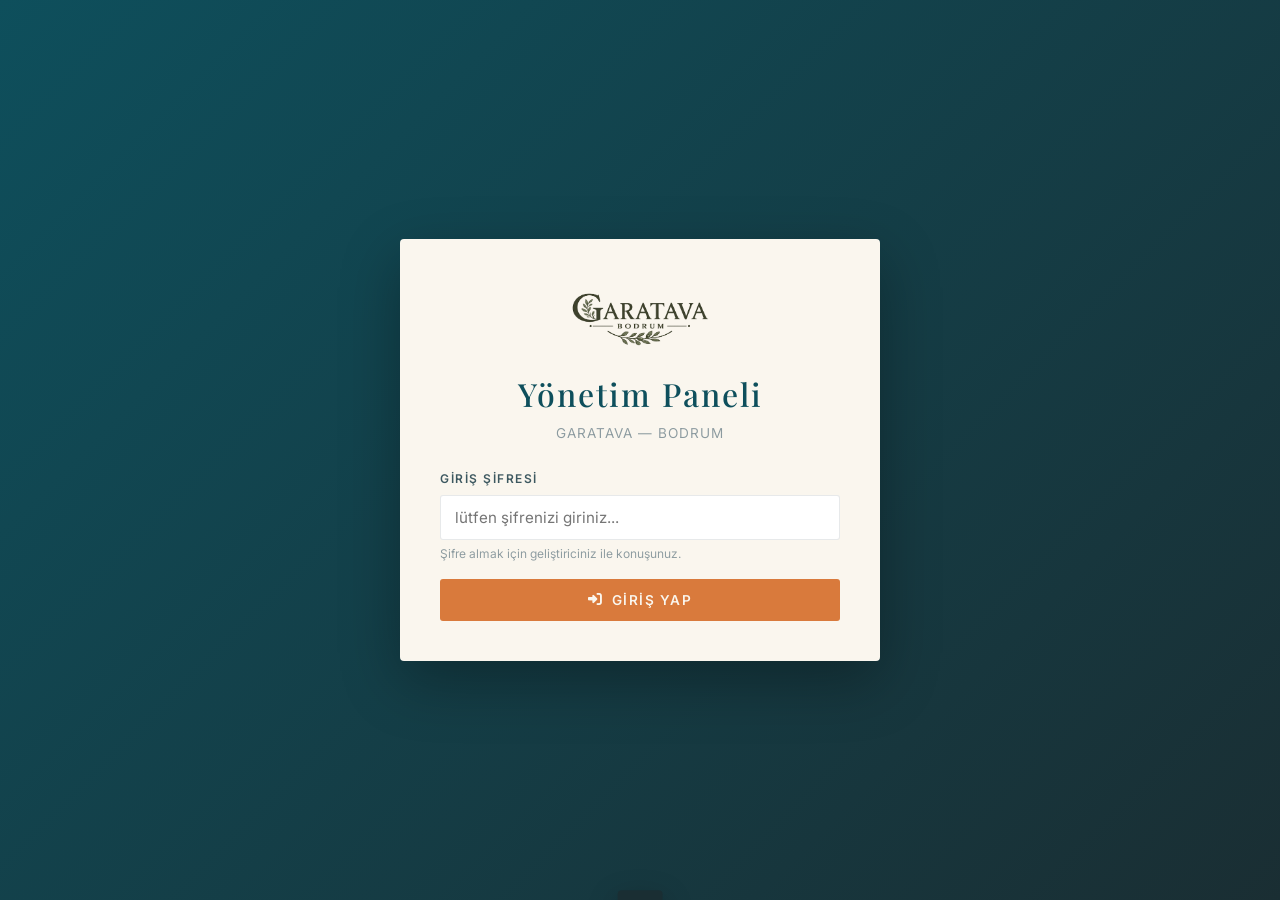
<file: admin/index.html>
<!DOCTYPE html>
<html lang="tr">
<head>
    <meta charset="UTF-8">
    <meta name="viewport" content="width=device-width, initial-scale=1.0">
    <title>Garatava — Yönetim Paneli</title>
    <meta name="robots" content="noindex, nofollow">
    <link rel="icon" type="image/png" href="/images/logo.png">
    <link rel="preconnect" href="https://fonts.googleapis.com">
    <link rel="preconnect" href="https://fonts.gstatic.com" crossorigin>
    <link href="https://fonts.googleapis.com/css2?family=Playfair+Display:wght@500;600&family=Inter:wght@380;480;580;700&display=swap" rel="stylesheet">
    <link rel="stylesheet" href="https://cdnjs.cloudflare.com/ajax/libs/font-awesome/6.5.1/css/all.min.css">
    <style>
        :root {
            --teal-deep: #0E4F5C;
            --teal: #1B7B8B;
            --amber: #D97A3C;
            --flame: #C44536;
            --cream: #F5E9D3;
            --sand: #E8D9B8;
            --ink: #1A2E33;
            --ink-soft: #3D5860;
            --muted: #8B9A9F;
            --white: #FAF6EE;
            --bg: #F1ECE0;
            --line: rgba(26, 46, 51, 0.1);
            --ok: #2ea04c;
            --err: #C44536;
        }
        * { margin: 0; padding: 0; box-sizing: border-box; }
        body {
            font-family: 'Inter', sans-serif;
            background: var(--bg);
            color: var(--ink);
            font-weight: 380;
            line-height: 1.55;
            min-height: 100vh;
        }
        a { color: var(--teal-deep); }
        .hidden { display: none !important; }

        /* === Login === */
        .login-wrap {
            min-height: 100vh;
            display: flex;
            align-items: center;
            justify-content: center;
            padding: 2rem 1rem;
            background: linear-gradient(135deg, var(--teal-deep), var(--ink));
        }
        .login-card {
            background: var(--white);
            max-width: 480px;
            width: 100%;
            padding: 2.5rem;
            border-radius: 4px;
            box-shadow: 0 20px 60px rgba(0,0,0,0.3);
        }
        .login-logo {
            display: block;
            width: 160px;
            height: auto;
            margin: 0 auto 1rem;
        }
        .login-card h1 {
            font-family: 'Playfair Display', serif;
            text-align: center;
            color: var(--teal-deep);
            font-weight: 500;
            letter-spacing: 2px;
            margin-bottom: 0.3rem;
        }
        .login-card .subtitle {
            text-align: center;
            color: var(--muted);
            font-size: 0.85rem;
            margin-bottom: 1.6rem;
            letter-spacing: 1px;
            text-transform: uppercase;
        }
        .pat-help {
            background: var(--cream);
            border-left: 3px solid var(--amber);
            padding: 0.9rem 1rem;
            font-size: 0.82rem;
            color: var(--ink-soft);
            margin-bottom: 1.2rem;
            line-height: 1.55;
        }
        .pat-help strong { color: var(--ink); }
        .pat-help a { color: var(--teal-deep); font-weight: 580; }
        .pat-help ol { margin: 0.4rem 0 0 1.1rem; }
        .pat-help li { margin-bottom: 0.2rem; }
        .pat-help code {
            background: rgba(0,0,0,0.06);
            padding: 0.05rem 0.35rem;
            border-radius: 3px;
            font-family: ui-monospace, Menlo, Consolas, monospace;
            font-size: 0.78rem;
        }
        .pat-help-toggle {
            display: block;
            width: 100%;
            background: none;
            border: none;
            color: var(--teal);
            font-size: 0.8rem;
            cursor: pointer;
            margin-bottom: 1rem;
            text-decoration: underline;
            font-family: inherit;
        }

        .form-group { margin-bottom: 1rem; }
        .form-group label {
            display: block;
            font-size: 0.75rem;
            text-transform: uppercase;
            letter-spacing: 1.5px;
            color: var(--ink-soft);
            margin-bottom: 0.4rem;
            font-weight: 580;
        }
        .form-group input,
        .form-group textarea,
        .form-group select {
            width: 100%;
            padding: 0.75rem 0.9rem;
            border: 1px solid var(--line);
            border-radius: 3px;
            font-family: inherit;
            font-size: 0.95rem;
            color: var(--ink);
            background: #fff;
            transition: border-color 0.2s;
        }
        .form-group input:focus,
        .form-group textarea:focus { outline: none; border-color: var(--teal); }
        .form-group textarea { resize: vertical; min-height: 100px; font-family: inherit; }
        .form-group .hint { display: block; font-size: 0.75rem; color: var(--muted); margin-top: 0.3rem; }

        .btn {
            display: inline-flex;
            align-items: center;
            gap: 0.5rem;
            padding: 0.8rem 1.4rem;
            background: var(--teal-deep);
            color: var(--white);
            border: none;
            border-radius: 3px;
            font-family: inherit;
            font-size: 0.85rem;
            font-weight: 580;
            letter-spacing: 1.5px;
            text-transform: uppercase;
            cursor: pointer;
            transition: background 0.2s, transform 0.1s;
        }
        .btn:hover { background: var(--teal); }
        .btn:active { transform: translateY(1px); }
        .btn:disabled { opacity: 0.5; cursor: not-allowed; }
        .btn-amber { background: var(--amber); }
        .btn-amber:hover { background: var(--flame); }
        .btn-ghost { background: transparent; color: var(--ink-soft); border: 1px solid var(--line); }
        .btn-ghost:hover { background: var(--white); color: var(--ink); }
        .btn-danger { background: transparent; color: var(--err); border: 1px solid var(--err); }
        .btn-danger:hover { background: var(--err); color: var(--white); }
        .btn-block { width: 100%; justify-content: center; }

        /* === Admin === */
        .admin-header {
            background: var(--white);
            border-bottom: 1px solid var(--line);
            padding: 1rem 1.5rem;
            display: flex;
            align-items: center;
            justify-content: space-between;
            gap: 1rem;
            flex-wrap: wrap;
            position: sticky;
            top: 0;
            z-index: 50;
            box-shadow: 0 2px 8px rgba(0,0,0,0.04);
        }
        .admin-header h1 {
            font-family: 'Playfair Display', serif;
            font-weight: 500;
            color: var(--teal-deep);
            font-size: 1.3rem;
            letter-spacing: 2px;
            display: flex;
            align-items: center;
            gap: 0.6rem;
        }
        .admin-header h1 img { height: 32px; width: auto; }
        .admin-header .actions { display: flex; gap: 0.6rem; align-items: center; flex-wrap: wrap; }
        .user-chip {
            display: inline-flex;
            align-items: center;
            gap: 0.5rem;
            background: var(--cream);
            padding: 0.4rem 0.8rem;
            border-radius: 20px;
            font-size: 0.78rem;
            color: var(--ink-soft);
        }
        .user-chip i { color: var(--amber); }

        .tabs {
            display: flex;
            gap: 0;
            background: var(--white);
            border-bottom: 1px solid var(--line);
            padding: 0 1.5rem;
            overflow-x: auto;
            scrollbar-width: none;
        }
        .tabs::-webkit-scrollbar { display: none; }
        .tabs button {
            background: transparent;
            border: none;
            padding: 1rem 1.2rem;
            font-family: inherit;
            font-size: 0.85rem;
            font-weight: 480;
            color: var(--ink-soft);
            cursor: pointer;
            position: relative;
            white-space: nowrap;
            letter-spacing: 1px;
            text-transform: uppercase;
            transition: color 0.2s;
        }
        .tabs button:hover { color: var(--ink); }
        .tabs button.active { color: var(--teal-deep); font-weight: 580; }
        .tabs button.active::after {
            content: '';
            position: absolute;
            left: 1.2rem; right: 1.2rem;
            bottom: 0; height: 2px;
            background: var(--amber);
            border-radius: 2px;
        }

        .panel {
            max-width: 760px;
            margin: 0 auto;
            padding: 2rem 1.5rem 4rem;
        }
        .panel.hidden { display: none; }
        .panel h2 {
            font-family: 'Playfair Display', serif;
            font-weight: 500;
            color: var(--teal-deep);
            letter-spacing: 1.5px;
            margin-bottom: 0.3rem;
            font-size: 1.6rem;
        }
        .panel .panel-sub {
            color: var(--muted);
            font-size: 0.88rem;
            margin-bottom: 2rem;
            font-style: italic;
        }
        .card {
            background: var(--white);
            border-radius: 4px;
            padding: 1.8rem;
            box-shadow: 0 4px 16px rgba(0,0,0,0.04);
            margin-bottom: 1.2rem;
        }
        .card-h {
            font-family: 'Playfair Display', serif;
            font-size: 1.15rem;
            color: var(--teal-deep);
            margin-bottom: 1.2rem;
            padding-bottom: 0.7rem;
            border-bottom: 1px solid var(--line);
            display: flex;
            align-items: center;
            gap: 0.6rem;
        }
        .card-h i { color: var(--amber); }

        .grid-2 { display: grid; grid-template-columns: 1fr 1fr; gap: 1rem; }
        @media (max-width: 600px) { .grid-2 { grid-template-columns: 1fr; } }

        .save-bar {
            display: flex;
            gap: 0.6rem;
            justify-content: flex-end;
            padding-top: 0.5rem;
            border-top: 1px solid var(--line);
            margin-top: 1rem;
        }

        /* Gallery list */
        .gallery-item {
            background: #fff;
            border: 1px solid var(--line);
            border-radius: 3px;
            padding: 1rem;
            margin-bottom: 0.8rem;
            display: grid;
            grid-template-columns: 90px 1fr auto;
            gap: 0.9rem;
            align-items: start;
        }
        .gallery-thumb {
            width: 90px; height: 90px;
            background: var(--bg);
            border-radius: 3px;
            overflow: hidden;
            display: flex;
            align-items: center;
            justify-content: center;
            color: var(--muted);
        }
        .gallery-thumb img { width: 100%; height: 100%; object-fit: cover; }
        .gallery-fields { display: flex; flex-direction: column; gap: 0.5rem; }
        .gallery-fields input { padding: 0.55rem 0.7rem; border: 1px solid var(--line); border-radius: 3px; font-family: inherit; font-size: 0.88rem; }
        .gallery-fields input:focus { outline: none; border-color: var(--teal); }
        .gallery-actions { display: flex; flex-direction: column; gap: 0.4rem; }
        .icon-btn {
            background: transparent;
            border: 1px solid var(--line);
            color: var(--ink-soft);
            width: 32px; height: 32px;
            border-radius: 3px;
            cursor: pointer;
            transition: all 0.2s;
            font-size: 0.85rem;
        }
        .icon-btn:hover { background: var(--cream); color: var(--ink); }
        .icon-btn.del:hover { background: var(--err); color: var(--white); border-color: var(--err); }
        @media (max-width: 600px) {
            .gallery-item { grid-template-columns: 60px 1fr auto; }
            .gallery-thumb { width: 60px; height: 60px; }
        }

        .upload-row {
            display: flex;
            gap: 0.5rem;
            align-items: center;
            flex-wrap: wrap;
            margin-bottom: 1rem;
        }
        .upload-label {
            display: inline-flex;
            align-items: center;
            gap: 0.5rem;
            padding: 0.65rem 1rem;
            background: var(--cream);
            color: var(--teal-deep);
            border-radius: 3px;
            cursor: pointer;
            font-size: 0.82rem;
            font-weight: 580;
            transition: background 0.2s;
        }
        .upload-label:hover { background: var(--sand); }
        .upload-label input { display: none; }

        /* Toast */
        #toast {
            position: fixed;
            bottom: 1.5rem;
            left: 50%;
            transform: translateX(-50%) translateY(150%);
            background: var(--ink);
            color: var(--white);
            padding: 0.9rem 1.4rem;
            border-radius: 4px;
            font-size: 0.88rem;
            box-shadow: 0 10px 30px rgba(0,0,0,0.25);
            z-index: 9999;
            transition: transform 0.3s ease;
            display: flex;
            align-items: center;
            gap: 0.6rem;
            max-width: 90vw;
        }
        #toast.show { transform: translateX(-50%) translateY(0); }
        #toast.ok { background: var(--ok); }
        #toast.err { background: var(--err); }

        /* Loading overlay */
        .loading-overlay {
            position: fixed;
            inset: 0;
            background: rgba(255,255,255,0.7);
            backdrop-filter: blur(2px);
            display: flex;
            align-items: center;
            justify-content: center;
            z-index: 9998;
        }
        .spinner {
            width: 40px; height: 40px;
            border: 3px solid var(--cream);
            border-top-color: var(--teal-deep);
            border-radius: 50%;
            animation: spin 0.8s linear infinite;
        }
        @keyframes spin { to { transform: rotate(360deg); } }

        .empty-state {
            text-align: center;
            padding: 2rem;
            color: var(--muted);
            font-style: italic;
        }
    </style>
</head>
<body>

    <!-- LOGIN -->
    <div id="loginView" class="login-wrap">
        <div class="login-card">
            <img src="/images/logo.png" alt="Garatava" class="login-logo">
            <h1>Yönetim Paneli</h1>
            <p class="subtitle">Garatava — Bodrum</p>

            <form id="loginForm">
                <div class="form-group">
                    <label for="patInput">GİRİŞ ŞİFRESİ</label>
                    <input type="password" id="patInput" placeholder="lütfen şifrenizi giriniz..." autocomplete="off" required>
                    <span class="hint">Şifre almak için geliştiriciniz ile konuşunuz.</span>
                </div>
                <button type="submit" class="btn btn-amber btn-block">
                    <i class="fa-solid fa-right-to-bracket"></i> Giriş Yap
                </button>
            </form>
        </div>
    </div>

    <!-- ADMIN -->
    <div id="adminView" class="hidden">
        <header class="admin-header">
            <h1><img src="/images/logo.png" alt=""> Yönetim Paneli</h1>
            <div class="actions">
                <span class="user-chip"><i class="fa-solid fa-user"></i> <span id="userLabel">…</span></span>
                <a href="/" class="btn btn-ghost"><i class="fa-solid fa-eye"></i> Siteyi Gör</a>
                <button class="btn btn-danger" id="logoutBtn"><i class="fa-solid fa-right-from-bracket"></i> Çıkış</button>
            </div>
        </header>

        <nav class="tabs">
            <button class="active" data-tab="restaurant"><i class="fa-solid fa-utensils"></i>&nbsp; Restoran Bilgileri</button>
            <button data-tab="about"><i class="fa-solid fa-book-open"></i>&nbsp; Hakkımızda</button>
            <button data-tab="gallery"><i class="fa-solid fa-images"></i>&nbsp; Galeri</button>
        </nav>

        <!-- Restaurant -->
        <section id="panel-restaurant" class="panel">
            <h2>Restoran Bilgileri</h2>
            <p class="panel-sub">İletişim bilgileri, sosyal medya bağlantıları ve genel bilgiler.</p>
            <div class="card">
                <div class="card-h"><i class="fa-solid fa-circle-info"></i> Genel</div>
                <div class="form-group">
                    <label>Restoran Adı</label>
                    <input type="text" data-field="name">
                </div>
                <div class="form-group">
                    <label>Kısa Açıklama</label>
                    <textarea data-field="description" rows="3"></textarea>
                </div>
            </div>
            <div class="card">
                <div class="card-h"><i class="fa-solid fa-address-card"></i> İletişim</div>
                <div class="grid-2">
                    <div class="form-group">
                        <label>Telefon</label>
                        <input type="text" data-field="phone" placeholder="+90 ...">
                    </div>
                    <div class="form-group">
                        <label>Email</label>
                        <input type="email" data-field="email">
                    </div>
                </div>
                <div class="form-group">
                    <label>Adres</label>
                    <input type="text" data-field="address">
                </div>
                <div class="form-group">
                    <label>Açılış Saatleri</label>
                    <input type="text" data-field="hours" placeholder="Her gün 09:00 - 02:00">
                </div>
            </div>
            <div class="card">
                <div class="card-h"><i class="fa-solid fa-share-nodes"></i> Sosyal Medya</div>
                <div class="form-group">
                    <label>Instagram URL</label>
                    <input type="url" data-field="instagram" placeholder="https://www.instagram.com/...">
                </div>
                <div class="form-group">
                    <label>WhatsApp (numara, + ve ülke kodu ile)</label>
                    <input type="text" data-field="whatsapp" placeholder="+905...">
                </div>
                <div class="form-group">
                    <label>Google Business URL</label>
                    <input type="url" data-field="google_url">
                </div>
                <div class="form-group">
                    <label>Facebook URL <span class="hint" style="display:inline;">(opsiyonel — şu an gösterilmiyor)</span></label>
                    <input type="url" data-field="facebook">
                </div>
            </div>
            <div class="save-bar">
                <button class="btn btn-ghost" data-action="reload" data-target="restaurant"><i class="fa-solid fa-rotate"></i> Yenile</button>
                <button class="btn btn-amber" data-action="save" data-target="restaurant"><i class="fa-solid fa-floppy-disk"></i> Kaydet</button>
            </div>
        </section>

        <!-- About -->
        <section id="panel-about" class="panel hidden">
            <h2>Hakkımızda</h2>
            <p class="panel-sub">Ana sayfa "Hikayemiz" bölümünde ve "Neden Garatava?" listesinde görünen metinler.</p>
            <div class="card">
                <div class="card-h"><i class="fa-solid fa-pen-fancy"></i> Hikayemiz Metni</div>
                <div class="form-group">
                    <label>Başlık</label>
                    <input type="text" data-field="title">
                </div>
                <div class="form-group">
                    <label>İçerik</label>
                    <textarea data-field="content" rows="8"></textarea>
                    <span class="hint">Paragraf için Enter Enter (boş bir satır) bırakın. **kalın** ve *italik* desteklenir.</span>
                </div>
            </div>
            <div class="card">
                <div class="card-h"><i class="fa-solid fa-star"></i> Neden Garatava? (6 madde)</div>
                <div class="form-group">
                    <label>1. Madde</label>
                    <input type="text" data-field="reason1">
                </div>
                <div class="form-group">
                    <label>2. Madde</label>
                    <input type="text" data-field="reason2">
                </div>
                <div class="form-group">
                    <label>3. Madde</label>
                    <input type="text" data-field="reason3">
                </div>
                <div class="form-group">
                    <label>4. Madde</label>
                    <input type="text" data-field="reason4">
                </div>
                <div class="form-group">
                    <label>5. Madde</label>
                    <input type="text" data-field="reason5">
                </div>
                <div class="form-group">
                    <label>6. Madde</label>
                    <input type="text" data-field="reason6">
                </div>
            </div>
            <div class="save-bar">
                <button class="btn btn-ghost" data-action="reload" data-target="about"><i class="fa-solid fa-rotate"></i> Yenile</button>
                <button class="btn btn-amber" data-action="save" data-target="about"><i class="fa-solid fa-floppy-disk"></i> Kaydet</button>
            </div>
        </section>

        <!-- Gallery -->
        <section id="panel-gallery" class="panel hidden">
            <h2>Galeri</h2>
            <p class="panel-sub">Ana sayfadaki "Atmosfer" bölümünde gösterilen fotoğraflar.</p>
            <div class="card">
                <div class="card-h"><i class="fa-solid fa-images"></i> Fotoğraflar</div>
                <div class="upload-row">
                    <label class="upload-label">
                        <i class="fa-solid fa-cloud-arrow-up"></i> Fotoğraf Yükle
                        <input type="file" id="galleryUpload" accept="image/*">
                    </label>
                    <span class="hint" style="margin:0;">veya manuel olarak görsel URL'i girin</span>
                </div>
                <div id="galleryList"></div>
                <button class="btn btn-ghost btn-block" id="addGalleryBtn" style="margin-top: 0.8rem;">
                    <i class="fa-solid fa-plus"></i> Boş Fotoğraf Ekle
                </button>
            </div>
            <div class="save-bar">
                <button class="btn btn-ghost" data-action="reload" data-target="gallery"><i class="fa-solid fa-rotate"></i> Yenile</button>
                <button class="btn btn-amber" data-action="save" data-target="gallery"><i class="fa-solid fa-floppy-disk"></i> Kaydet</button>
            </div>
        </section>
    </div>

    <div id="toast"></div>
    <div id="loadingOverlay" class="loading-overlay hidden"><div class="spinner"></div></div>

    <script>
    (function () {
        const REPO_OWNER = 'gkslavcii';
        const REPO_NAME = 'Garatava';
        const BRANCH = 'main';
        const TOKEN_KEY = 'garatava-admin-token';
        const API = `https://api.github.com/repos/${REPO_OWNER}/${REPO_NAME}`;

        const FILES = {
            restaurant: '_data/restaurant.json',
            about: '_data/about.json',
            gallery: '_data/gallery.json',
        };

        const state = {
            token: null,
            user: null,
            data: { restaurant: null, about: null, gallery: null },
            sha:  { restaurant: null, about: null, gallery: null },
        };

        // === DOM helpers ===
        const $ = (sel) => document.querySelector(sel);
        const $$ = (sel) => document.querySelectorAll(sel);

        function showLoading(on) { $('#loadingOverlay').classList.toggle('hidden', !on); }
        function toast(msg, type = '') {
            const t = $('#toast');
            t.className = '';
            t.innerHTML = (type === 'ok' ? '<i class="fa-solid fa-check-circle"></i> ' :
                           type === 'err' ? '<i class="fa-solid fa-triangle-exclamation"></i> ' : '') + msg;
            void t.offsetWidth; // restart
            t.classList.add('show');
            if (type) t.classList.add(type);
            clearTimeout(t._timer);
            t._timer = setTimeout(() => t.classList.remove('show'), 3500);
        }

        // === GitHub API ===
        async function gh(path, opts = {}) {
            const resp = await fetch(API + path, {
                ...opts,
                headers: {
                    'Authorization': `Bearer ${state.token}`,
                    'Accept': 'application/vnd.github+json',
                    'X-GitHub-Api-Version': '2022-11-28',
                    ...(opts.headers || {}),
                },
            });
            if (!resp.ok) {
                const err = await resp.json().catch(() => ({}));
                throw new Error(err.message || `HTTP ${resp.status}`);
            }
            return resp.json();
        }

        async function ghUser() {
            const resp = await fetch('https://api.github.com/user', {
                headers: {
                    'Authorization': `Bearer ${state.token}`,
                    'Accept': 'application/vnd.github+json',
                },
            });
            if (!resp.ok) throw new Error('Token doğrulanamadı');
            return resp.json();
        }

        async function loadFile(key) {
            const path = FILES[key];
            const data = await gh(`/contents/${path}?ref=${BRANCH}`);
            const content = decodeURIComponent(escape(atob(data.content.replace(/\n/g, ''))));
            const json = JSON.parse(content);
            state.data[key] = json;
            state.sha[key] = data.sha;
            return json;
        }

        async function saveFile(key, commitMsg) {
            const path = FILES[key];
            const jsonStr = JSON.stringify(state.data[key], null, 2) + '\n';
            const content = btoa(unescape(encodeURIComponent(jsonStr)));
            const result = await gh(`/contents/${path}`, {
                method: 'PUT',
                body: JSON.stringify({
                    message: commitMsg || `admin: ${key} güncellendi`,
                    content: content,
                    sha: state.sha[key],
                    branch: BRANCH,
                }),
            });
            state.sha[key] = result.content.sha;
            return result;
        }

        async function uploadImage(file) {
            // Read as base64
            const b64 = await new Promise((res, rej) => {
                const reader = new FileReader();
                reader.onload = () => res(reader.result.split(',')[1]);
                reader.onerror = rej;
                reader.readAsDataURL(file);
            });
            const safeName = file.name.toLowerCase()
                .replace(/[^a-z0-9.\-]/g, '-')
                .replace(/-+/g, '-')
                .replace(/^-|-$/g, '');
            const filename = `${Date.now()}-${safeName}`;
            const path = `images/${filename}`;
            await gh(`/contents/${path}`, {
                method: 'PUT',
                body: JSON.stringify({
                    message: `admin: galeri görseli eklendi (${filename})`,
                    content: b64,
                    branch: BRANCH,
                }),
            });
            return `/${path}`;
        }

        // === Form binding ===
        function fillForm(panelSel, data) {
            $$(`${panelSel} [data-field]`).forEach(el => {
                const key = el.dataset.field;
                el.value = data[key] ?? '';
            });
        }
        function readForm(panelSel, target) {
            $$(`${panelSel} [data-field]`).forEach(el => {
                const key = el.dataset.field;
                target[key] = el.value.trim();
            });
            return target;
        }

        // === Gallery UI ===
        function renderGallery() {
            const list = $('#galleryList');
            list.innerHTML = '';
            const items = (state.data.gallery && state.data.gallery.items) || [];
            if (items.length === 0) {
                list.innerHTML = '<div class="empty-state">Henüz fotoğraf yok. Yukarıdaki "Fotoğraf Yükle" ile başlayın.</div>';
                return;
            }
            items.forEach((item, idx) => {
                const row = document.createElement('div');
                row.className = 'gallery-item';
                row.innerHTML = `
                    <div class="gallery-thumb">
                        ${item.image ? `<img src="${item.image}" alt="" onerror="this.style.display='none';this.parentNode.innerHTML='<i class=\\'fa-regular fa-image\\'></i>';">` : '<i class="fa-regular fa-image"></i>'}
                    </div>
                    <div class="gallery-fields">
                        <input type="text" placeholder="Görsel URL'i (/images/...)" data-gfield="image" data-idx="${idx}" value="${escapeAttr(item.image || '')}">
                        <input type="text" placeholder="Başlık" data-gfield="title" data-idx="${idx}" value="${escapeAttr(item.title || '')}">
                        <input type="text" placeholder="Açıklama (opsiyonel)" data-gfield="description" data-idx="${idx}" value="${escapeAttr(item.description || '')}">
                    </div>
                    <div class="gallery-actions">
                        <button class="icon-btn" title="Yukarı" data-gact="up" data-idx="${idx}" ${idx === 0 ? 'disabled' : ''}><i class="fa-solid fa-arrow-up"></i></button>
                        <button class="icon-btn" title="Aşağı" data-gact="down" data-idx="${idx}" ${idx === items.length - 1 ? 'disabled' : ''}><i class="fa-solid fa-arrow-down"></i></button>
                        <button class="icon-btn del" title="Sil" data-gact="del" data-idx="${idx}"><i class="fa-solid fa-trash"></i></button>
                    </div>
                `;
                list.appendChild(row);
            });
        }
        function escapeAttr(s) {
            return String(s).replace(/&/g, '&amp;').replace(/"/g, '&quot;').replace(/</g, '&lt;').replace(/>/g, '&gt;');
        }
        function collectGallery() {
            const items = state.data.gallery.items || [];
            $$('#galleryList [data-gfield]').forEach(el => {
                const idx = +el.dataset.idx;
                const f = el.dataset.gfield;
                if (items[idx]) items[idx][f] = el.value.trim();
            });
            // strip empty
            state.data.gallery.items = items.filter(it => (it.image || '').trim() || (it.title || '').trim());
        }

        // === Tabs ===
        function switchTab(tab) {
            $$('.tabs button').forEach(b => b.classList.toggle('active', b.dataset.tab === tab));
            $$('.panel').forEach(p => p.classList.toggle('hidden', p.id !== `panel-${tab}`));
        }

        // === Load + render ===
        async function loadInto(key) {
            try {
                showLoading(true);
                const data = await loadFile(key);
                if (key === 'gallery') renderGallery();
                else fillForm(`#panel-${key}`, data);
            } catch (e) {
                toast('Yüklenemedi: ' + e.message, 'err');
            } finally {
                showLoading(false);
            }
        }

        async function saveTab(key) {
            try {
                showLoading(true);
                if (key === 'gallery') collectGallery();
                else readForm(`#panel-${key}`, state.data[key]);
                await saveFile(key);
                toast('Kaydedildi · GitHub Pages 1-2 dk içinde günceller', 'ok');
            } catch (e) {
                if (/sha|conflict|409/i.test(e.message)) {
                    toast('Çakışma — dosya başka yerden değişmiş, "Yenile"yi tıklayın', 'err');
                } else {
                    toast('Kaydedilemedi: ' + e.message, 'err');
                }
            } finally {
                showLoading(false);
            }
        }

        // === Login flow ===
        async function tryLogin(token) {
            state.token = token;
            try {
                showLoading(true);
                const user = await ghUser();
                state.user = user;
                localStorage.setItem(TOKEN_KEY, token);
                $('#userLabel').textContent = user.login;
                $('#loginView').classList.add('hidden');
                $('#adminView').classList.remove('hidden');
                await Promise.all(['restaurant', 'about', 'gallery'].map(loadInto));
                toast('Giriş başarılı', 'ok');
            } catch (e) {
                state.token = null;
                localStorage.removeItem(TOKEN_KEY);
                toast(e.message, 'err');
            } finally {
                showLoading(false);
            }
        }

        function logout() {
            localStorage.removeItem(TOKEN_KEY);
            state.token = null;
            state.user = null;
            $('#adminView').classList.add('hidden');
            $('#loginView').classList.remove('hidden');
            $('#patInput').value = '';
        }

        // === Wire up ===
        document.addEventListener('DOMContentLoaded', () => {
            $('#loginForm').addEventListener('submit', (e) => {
                e.preventDefault();
                const token = $('#patInput').value.trim();
                if (!token) return;
                tryLogin(token);
            });

            $('#logoutBtn').addEventListener('click', logout);

            $$('.tabs button').forEach(b => b.addEventListener('click', () => switchTab(b.dataset.tab)));

            document.addEventListener('click', (e) => {
                const btn = e.target.closest('[data-action]');
                if (!btn) return;
                const { action, target } = btn.dataset;
                if (action === 'save') saveTab(target);
                if (action === 'reload') loadInto(target);
            });

            // Gallery actions
            $('#addGalleryBtn').addEventListener('click', () => {
                if (!state.data.gallery) state.data.gallery = { items: [] };
                state.data.gallery.items = state.data.gallery.items || [];
                // collect current edits first
                collectGallery();
                state.data.gallery.items.push({ image: '', title: '', description: '' });
                renderGallery();
            });

            $('#galleryList').addEventListener('click', (e) => {
                const btn = e.target.closest('[data-gact]');
                if (!btn) return;
                const idx = +btn.dataset.idx;
                const items = state.data.gallery.items;
                collectGallery();
                if (btn.dataset.gact === 'del') {
                    if (!confirm('Bu fotoğrafı listeden çıkaralım mı?')) return;
                    items.splice(idx, 1);
                } else if (btn.dataset.gact === 'up' && idx > 0) {
                    [items[idx - 1], items[idx]] = [items[idx], items[idx - 1]];
                } else if (btn.dataset.gact === 'down' && idx < items.length - 1) {
                    [items[idx + 1], items[idx]] = [items[idx], items[idx + 1]];
                }
                renderGallery();
            });

            $('#galleryUpload').addEventListener('change', async (e) => {
                const file = e.target.files[0];
                if (!file) return;
                e.target.value = '';
                try {
                    showLoading(true);
                    toast('Görsel yükleniyor…');
                    const url = await uploadImage(file);
                    if (!state.data.gallery) state.data.gallery = { items: [] };
                    state.data.gallery.items = state.data.gallery.items || [];
                    collectGallery();
                    state.data.gallery.items.push({ image: url, title: '', description: '' });
                    renderGallery();
                    toast('Görsel yüklendi — başlık ekleyip "Kaydet" tıklayın', 'ok');
                } catch (err) {
                    toast('Yüklenemedi: ' + err.message, 'err');
                } finally {
                    showLoading(false);
                }
            });

            // Auto-login if token exists
            const saved = localStorage.getItem(TOKEN_KEY);
            if (saved) {
                $('#patInput').value = saved;
                tryLogin(saved);
            }
        });
    })();
    </script>
</body>
</html>
</file>
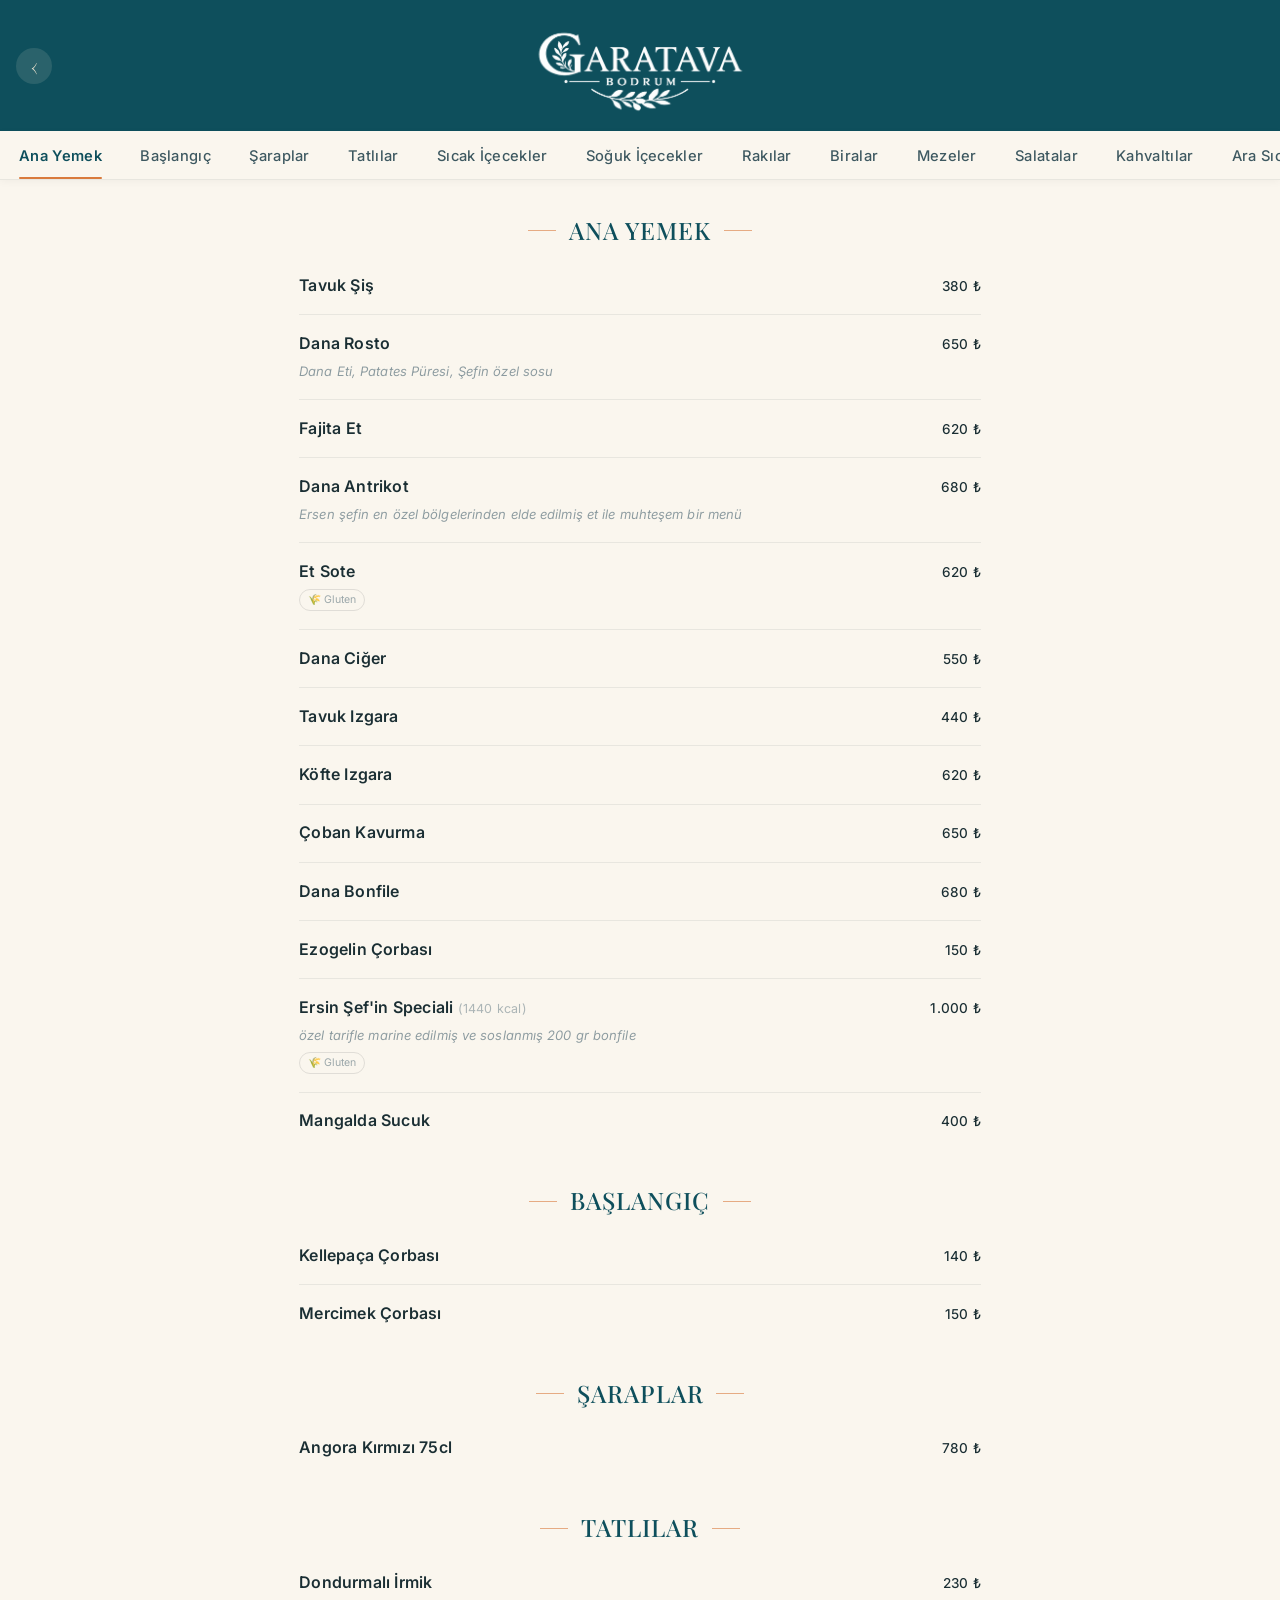
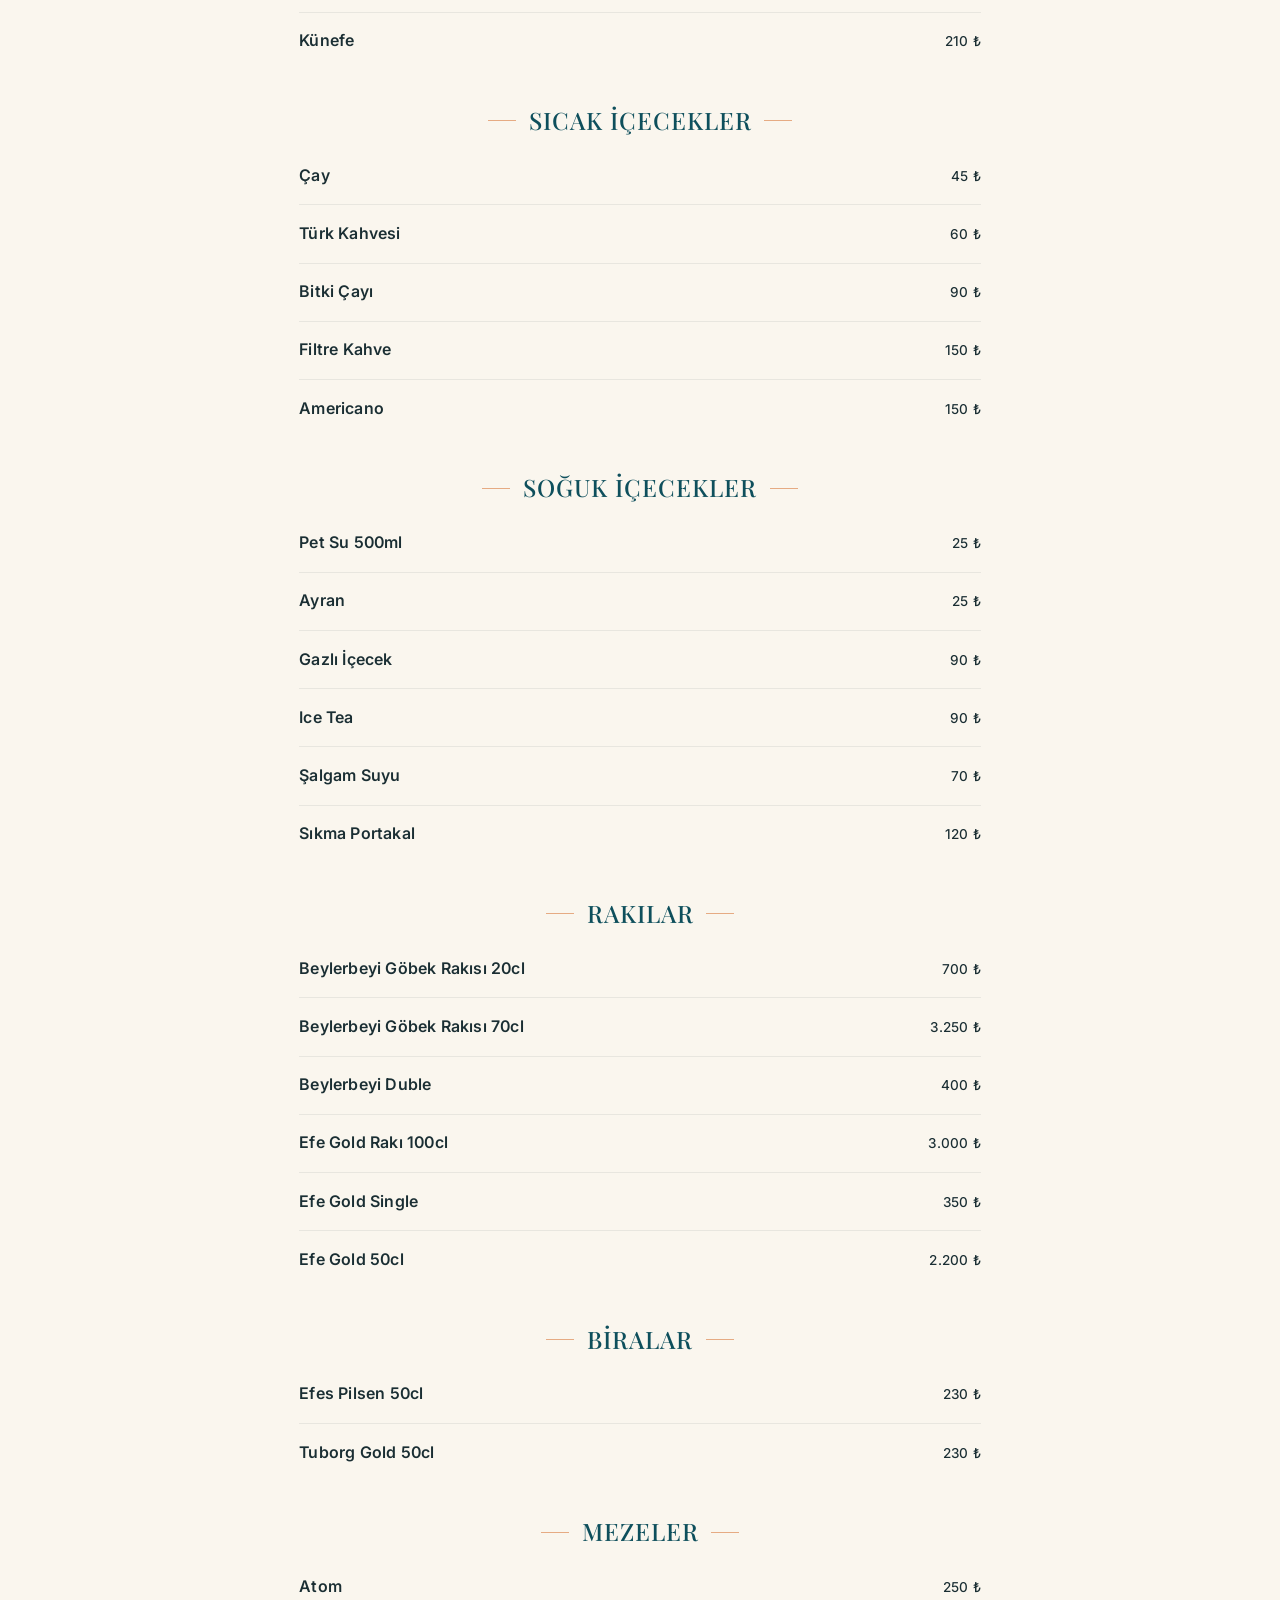
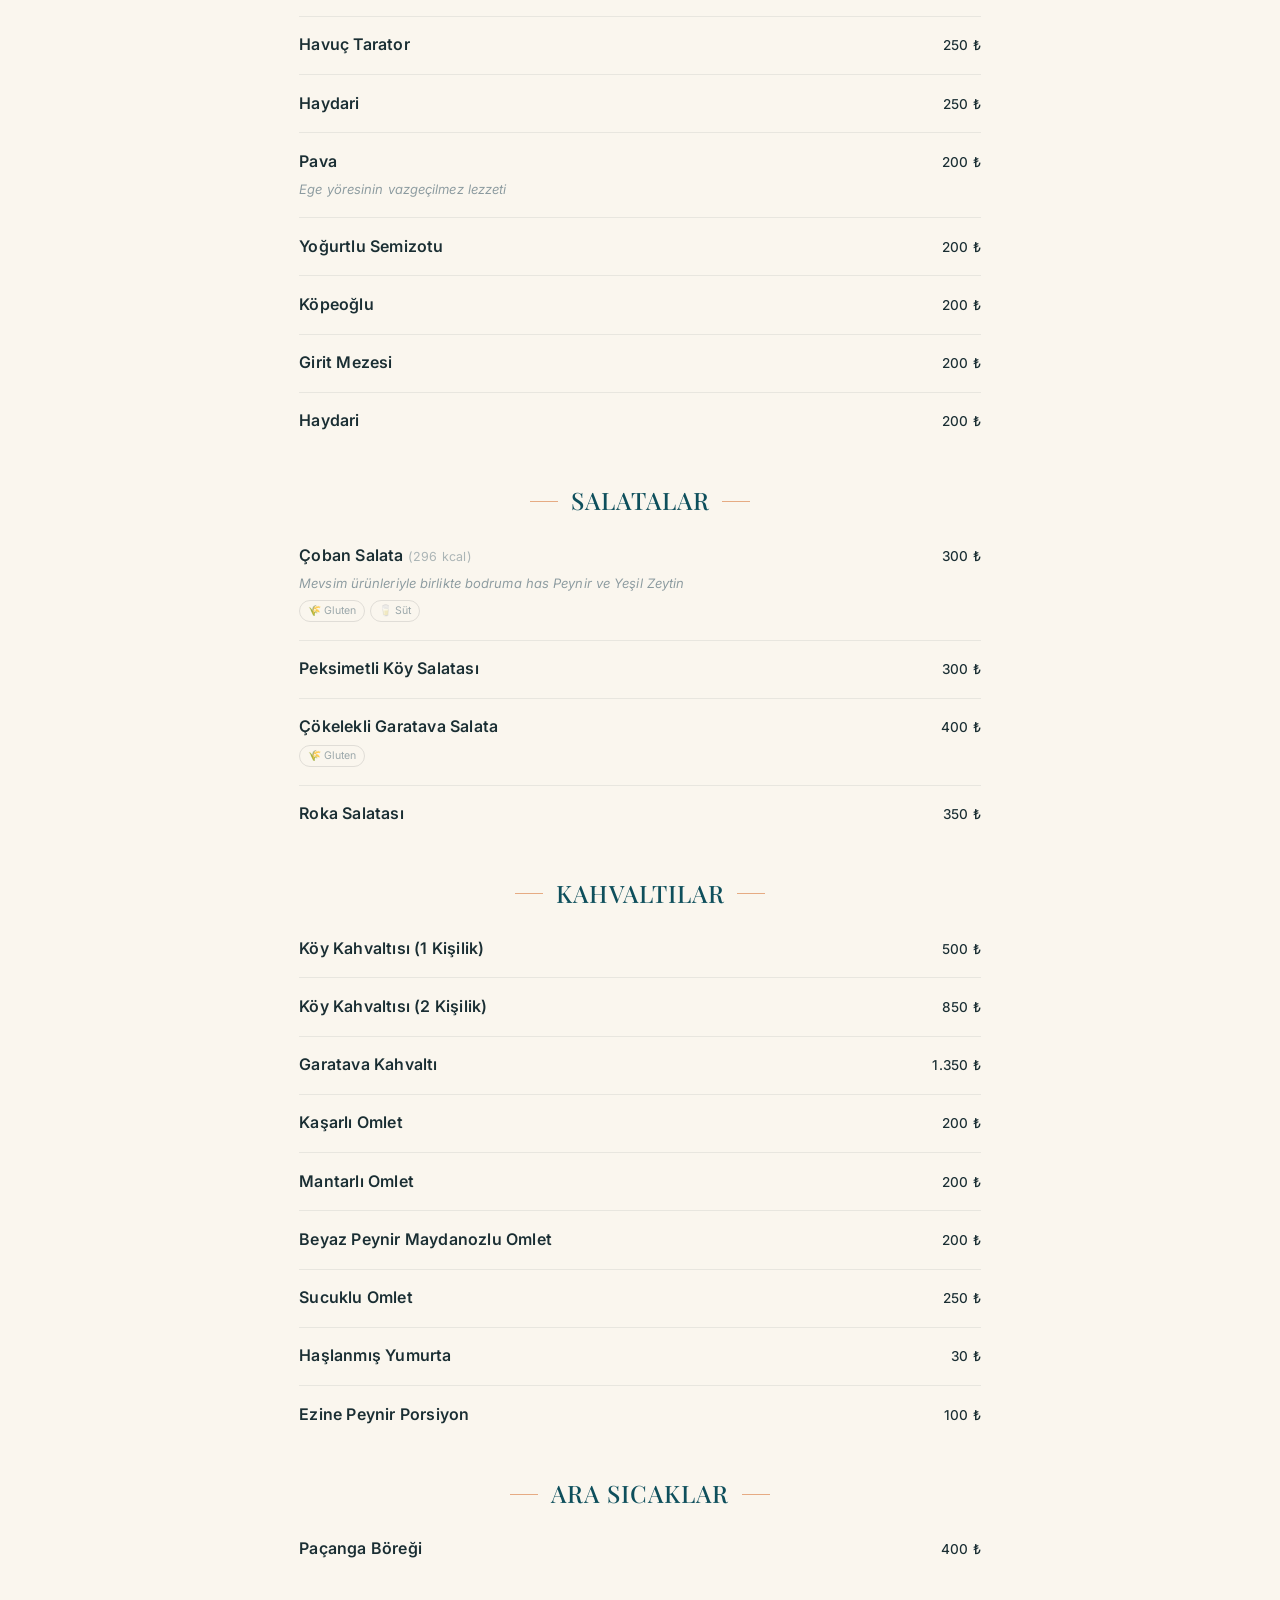
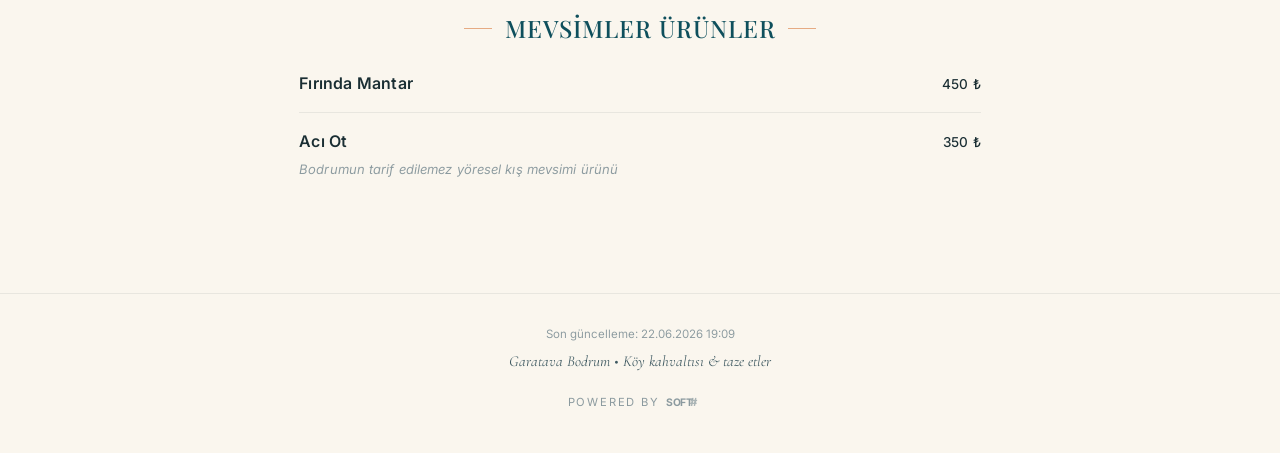
<file: menu/index.html>
<!DOCTYPE html>
<html lang="tr">
<head>
    <meta charset="UTF-8">
    <meta name="viewport" content="width=device-width, initial-scale=1.0, maximum-scale=1, user-scalable=no">
    <title>Menü — Garatava Bodrum</title>
    <meta name="description" content="Garatava Bodrum menüsü — taze, ev yapımı, yerel.">
    <meta name="theme-color" content="#0E4F5C">

    <link rel="icon" type="image/png" href="/images/logo.png">
    <link rel="preconnect" href="https://fonts.googleapis.com">
    <link rel="preconnect" href="https://fonts.gstatic.com" crossorigin>
    <link href="https://fonts.googleapis.com/css2?family=Playfair+Display:wght@400;500;600&family=Cormorant+Garamond:wght@380;480&family=Inter:wght@380;480;580&display=swap" rel="stylesheet">
    <link rel="stylesheet" href="/assets/menu.css?v=2">
</head>
<body>
    <header class="m-header">
        <a class="m-back" href="/" aria-label="Anasayfa"><span>‹</span></a>
        <img class="m-logo-img" src="/images/logo.png" alt="GARATAVA Bodrum">
    </header>

    <nav class="m-tabs" id="catTabs" aria-label="Kategoriler">
        <!-- JS dolduruyor -->
    </nav>

    <main class="m-main" id="menuRoot">
        <div class="m-loading">Menü yükleniyor…</div>
    </main>

    <footer class="m-footer">
        <p class="m-updated" id="updatedText"></p>
        <p class="m-tag">Garatava Bodrum • Köy kahvaltısı & taze etler</p>
        <p class="m-powered">
            <a href="https://gkslavcii.github.io/SoftSharp/" target="_blank" rel="noopener" aria-label="Powered by Soft#">
                <span>Powered by</span>
                <svg xmlns="http://www.w3.org/2000/svg" viewBox="0 0 58 14" aria-hidden="true">
                    <text x="0" y="11.5" font-family="'Inter',-apple-system,system-ui,sans-serif" font-size="13" font-weight="700" letter-spacing="-0.4" fill="currentColor">Soft</text>
                    <text x="30" y="11.8" font-family="'Inter',-apple-system,system-ui,sans-serif" font-size="14" font-weight="800" letter-spacing="-0.8" fill="currentColor" opacity="0.7">#</text>
                </svg>
            </a>
        </p>
    </footer>

    <script src="/assets/menu.js?v=2"></script>
</body>
</html>
</file>
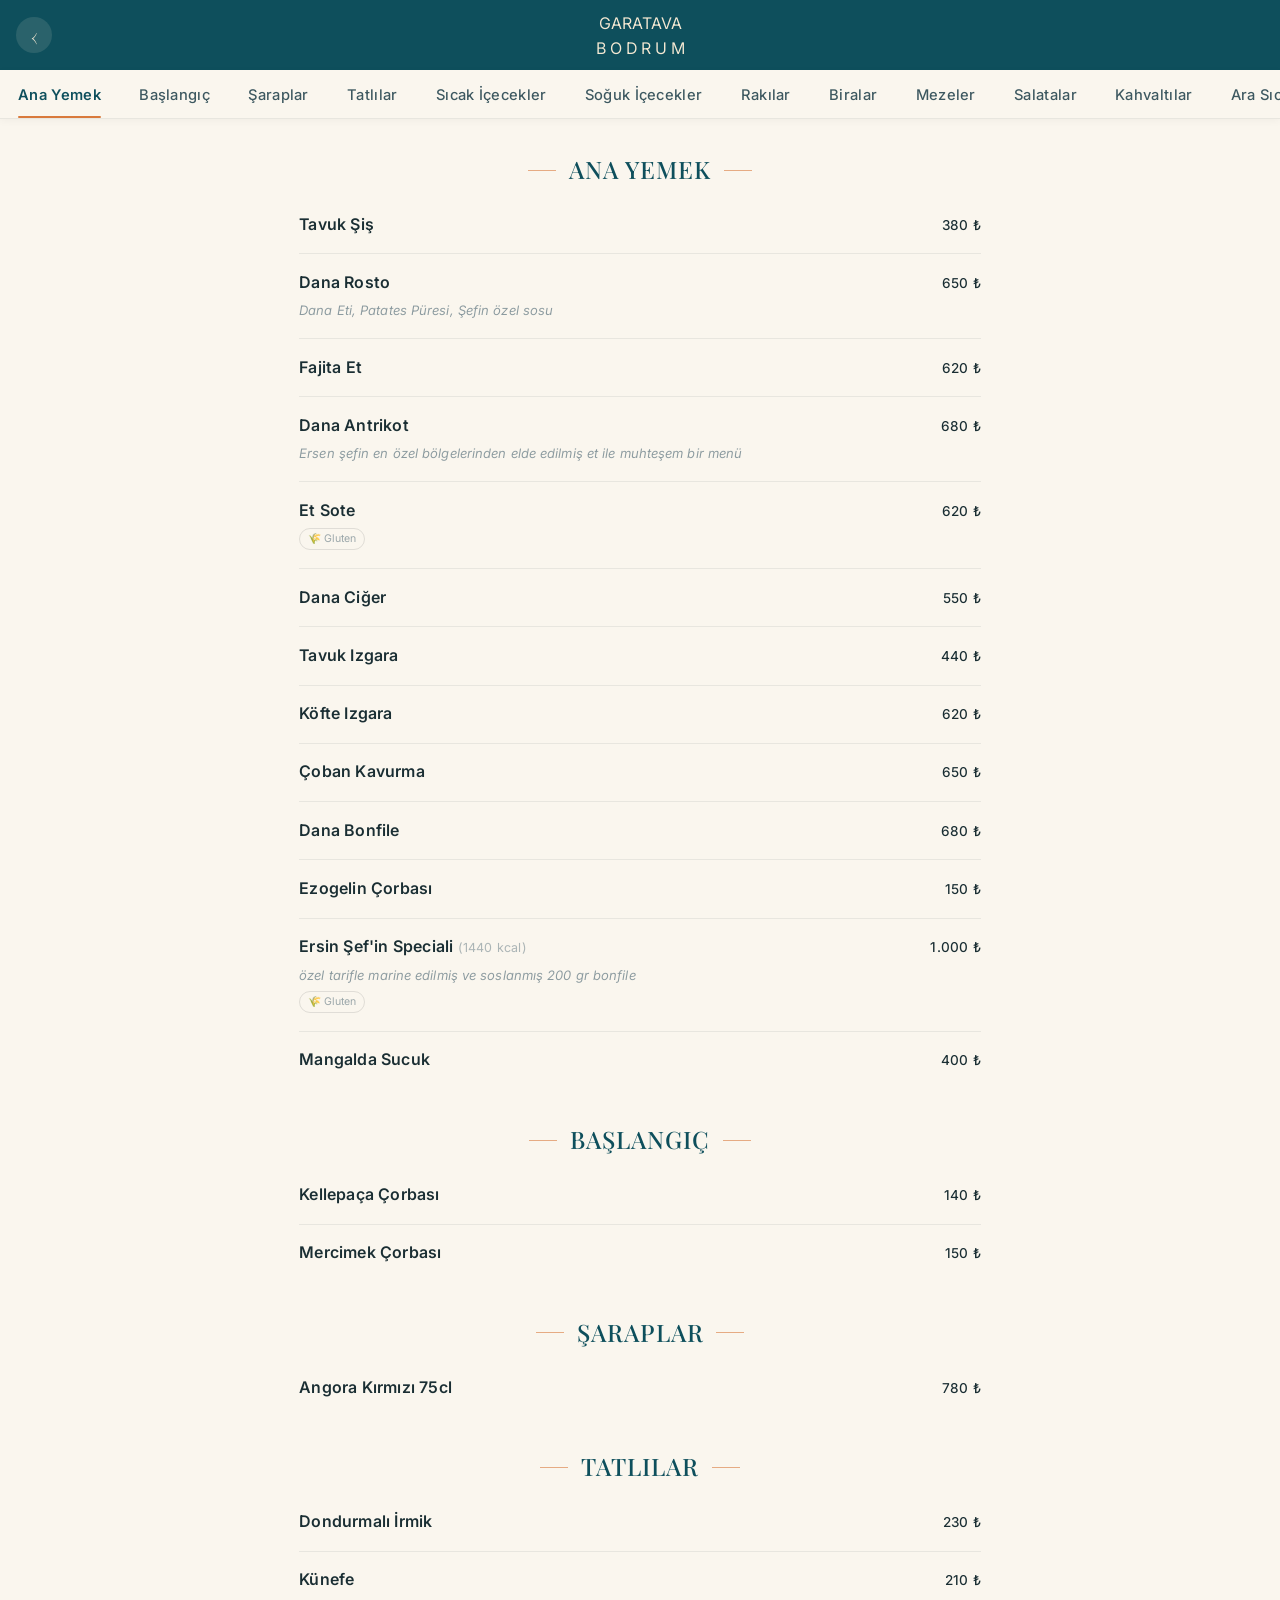
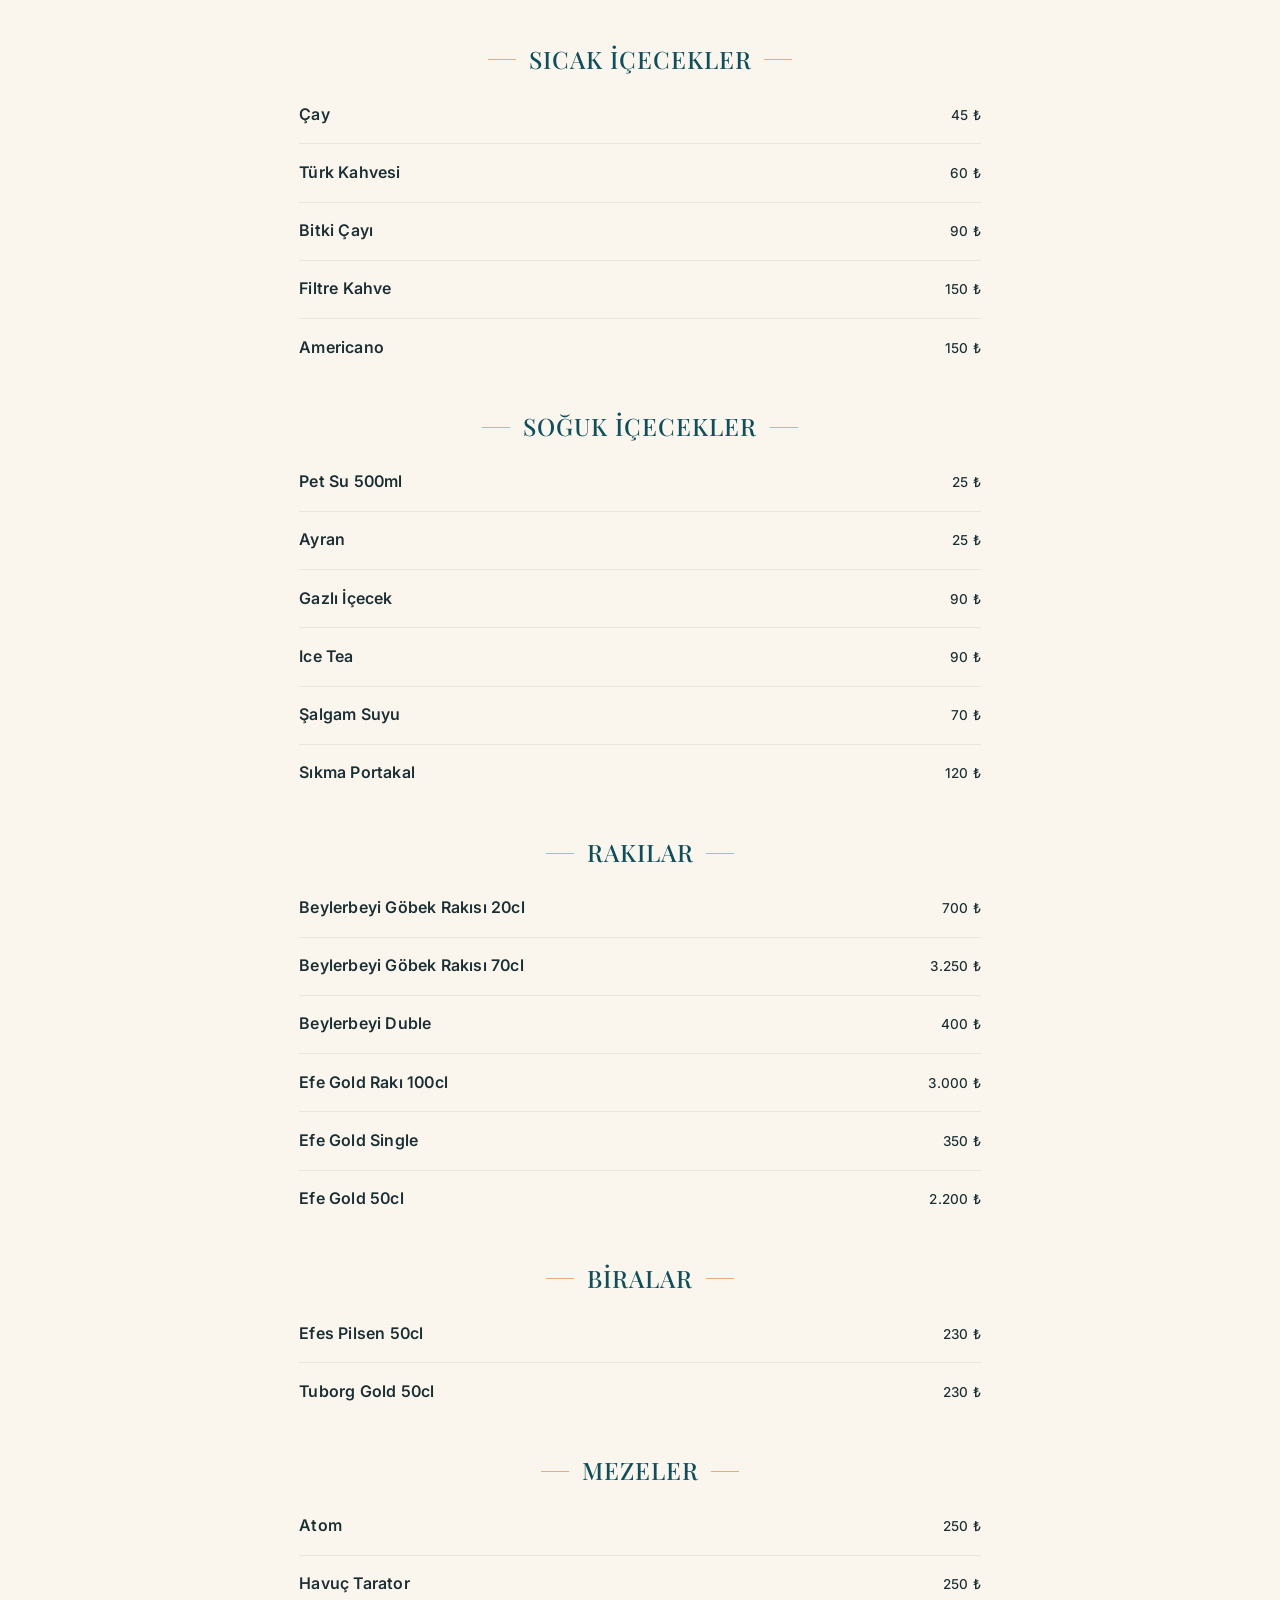
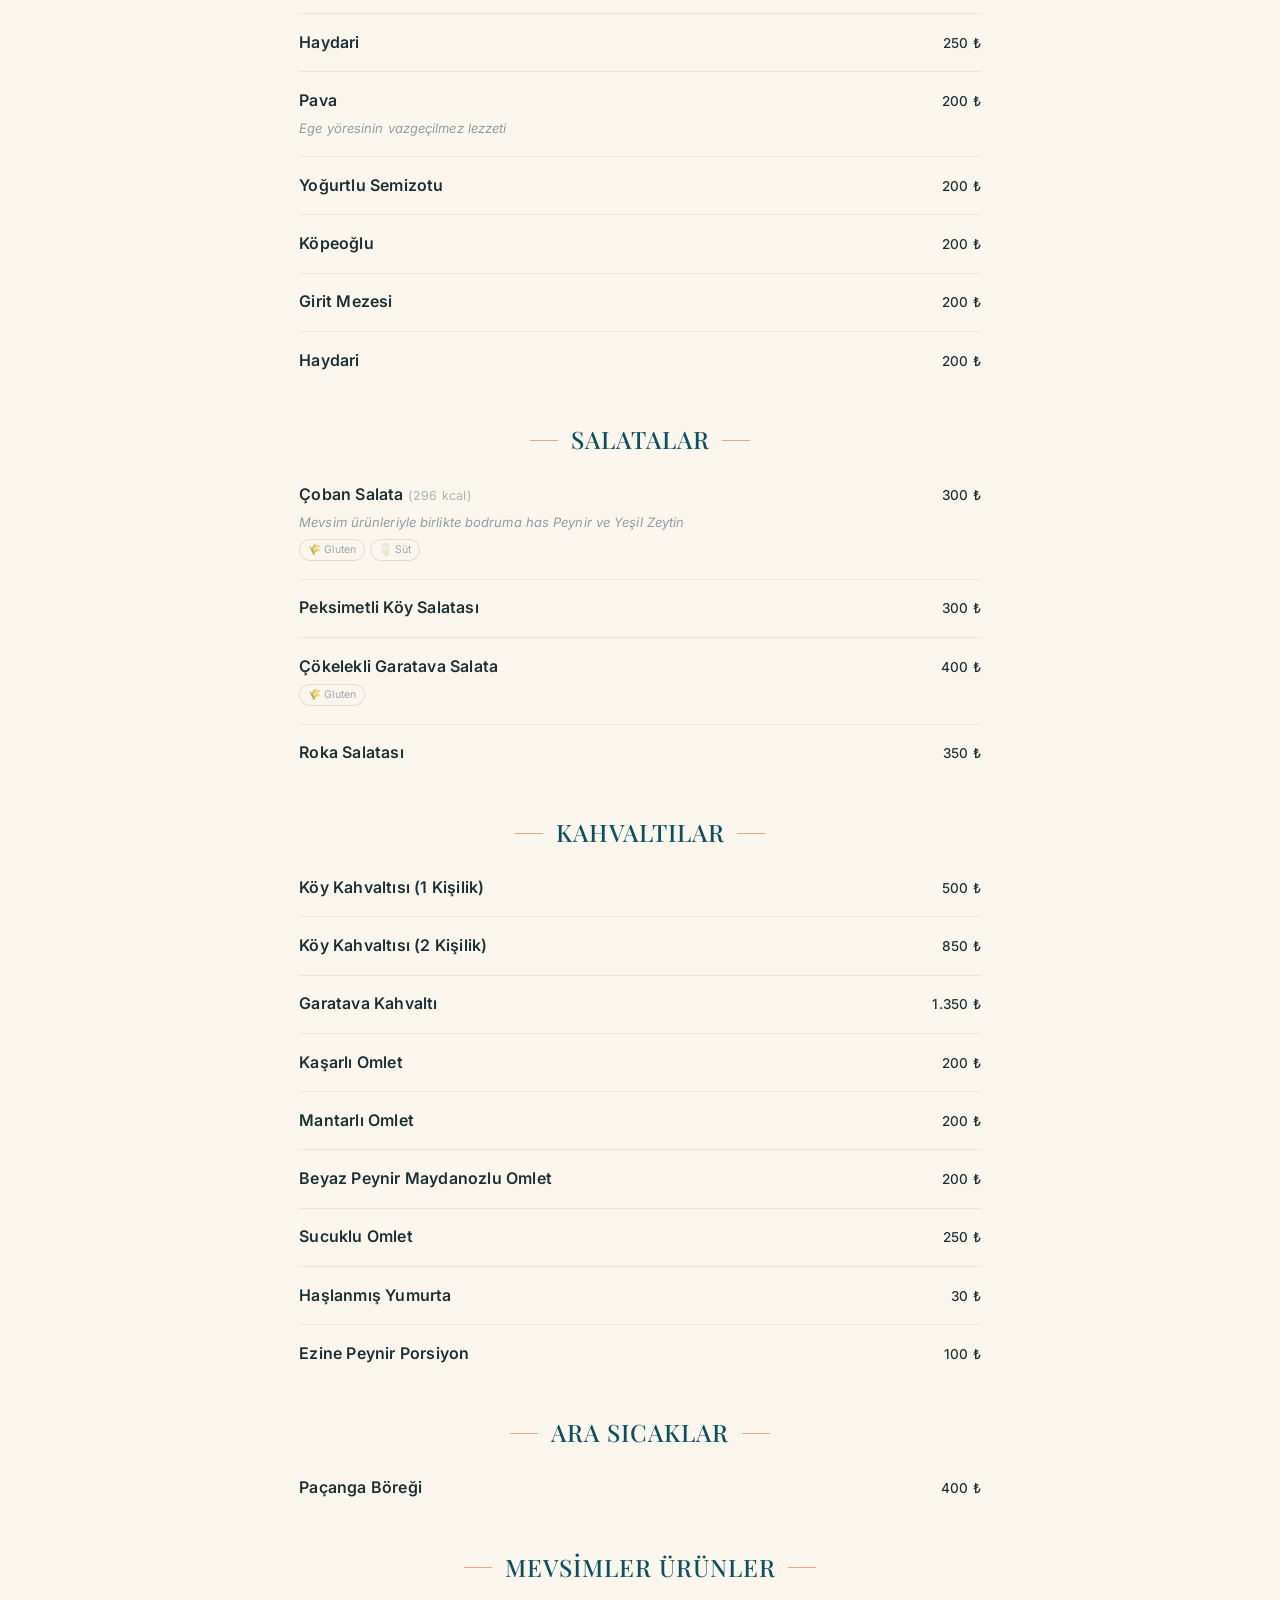
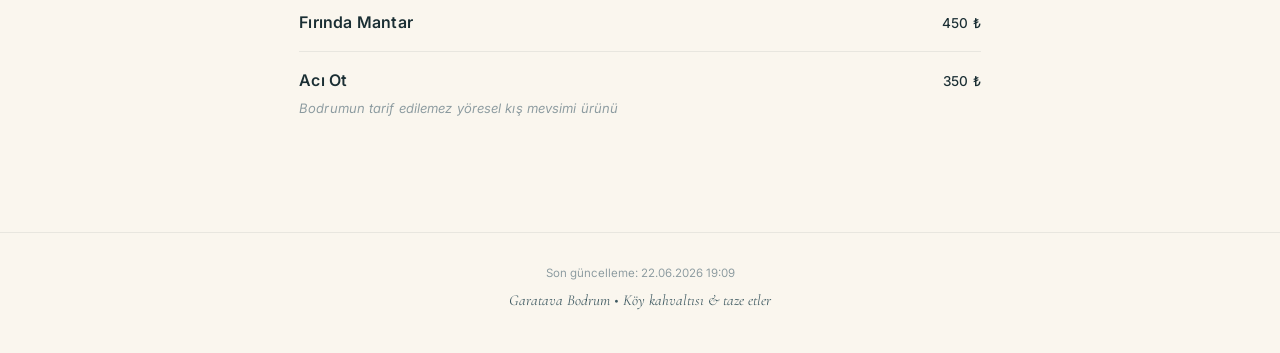
<file: menu.html>
<!DOCTYPE html>
<html lang="tr">
<head>
    <meta charset="UTF-8">
    <meta name="viewport" content="width=device-width, initial-scale=1.0, maximum-scale=1, user-scalable=no">
    <title>Menü — Garatava Bodrum</title>
    <meta name="description" content="Garatava Bodrum menüsü — taze, ev yapımı, yerel.">
    <meta name="theme-color" content="#0E4F5C">

    <link rel="icon" type="image/svg+xml" href="/assets/logo.svg">
    <link rel="preconnect" href="https://fonts.googleapis.com">
    <link rel="preconnect" href="https://fonts.gstatic.com" crossorigin>
    <link href="https://fonts.googleapis.com/css2?family=Playfair+Display:wght@400;500;600&family=Cormorant+Garamond:wght@380;480&family=Inter:wght@380;480;580&display=swap" rel="stylesheet">
    <link rel="stylesheet" href="/assets/menu.css">
</head>
<body>
    <header class="m-header">
        <a class="m-back" href="/" aria-label="Anasayfa"><span>‹</span></a>
        <div class="m-logo" aria-label="GARATAVA">
            <div class="m-line"></div>
            <div class="m-name">GARATAVA</div>
            <div class="m-line"></div>
            <div class="m-tagline">B O D R U M</div>
        </div>
    </header>

    <nav class="m-tabs" id="catTabs" aria-label="Kategoriler">
        <!-- JS dolduruyor -->
    </nav>

    <main class="m-main" id="menuRoot">
        <div class="m-loading">Menü yükleniyor…</div>
    </main>

    <footer class="m-footer">
        <p class="m-updated" id="updatedText"></p>
        <p class="m-tag">Garatava Bodrum • Köy kahvaltısı & taze etler</p>
    </footer>

    <script src="/assets/menu.js"></script>
</body>
</html>
</file>
<file: assets/menu.css>
:root {
    --teal-deep: #0E4F5C;
    --teal: #1B7B8B;
    --amber: #D97A3C;
    --cream: #F5E9D3;
    --sand: #E8D9B8;
    --stone: #C9B89A;
    --ink: #1A2E33;
    --ink-soft: #3D5860;
    --muted: #8B9A9F;
    --white: #FAF6EE;
    --line: rgba(26, 46, 51, 0.08);
}

* { margin: 0; padding: 0; box-sizing: border-box; -webkit-tap-highlight-color: transparent; }
html { scroll-behavior: smooth; }
body {
    font-family: 'Inter', sans-serif;
    color: var(--ink);
    background: var(--white);
    font-weight: 380;
    line-height: 1.55;
    min-height: 100vh;
    overflow-x: hidden;
}
a { color: inherit; text-decoration: none; }

/* ===== HEADER (logo banner) — kompakt ===== */
.m-header {
    position: relative;
    background: var(--teal-deep);
    color: var(--cream);
    padding: 0.7rem 1rem 0.6rem;
    text-align: center;
}
.m-back {
    position: absolute;
    left: 1rem; top: 50%;
    transform: translateY(-50%);
    width: 36px; height: 36px;
    border-radius: 50%;
    background: rgba(245, 233, 211, 0.12);
    display: flex; align-items: center; justify-content: center;
    font-size: 1.3rem; line-height: 1;
    font-family: 'Playfair Display', serif;
    transition: background 0.2s;
}
.m-back:hover { background: rgba(245, 233, 211, 0.22); }
.m-logo-img {
    display: block;
    width: 240px;
    max-width: 75vw;
    height: auto;
    margin: 0 auto;
    filter: brightness(0) invert(1) sepia(0.35) saturate(2.2) hue-rotate(355deg) brightness(1.05);
}

/* ===== STICKY KATEGORİ TABS ===== */
.m-tabs {
    position: sticky;
    top: 0;
    z-index: 50;
    background: var(--white);
    border-bottom: 1px solid var(--line);
    display: flex;
    overflow-x: auto;
    scroll-behavior: smooth;
    scrollbar-width: none;
    -ms-overflow-style: none;
    box-shadow: 0 2px 8px rgba(0,0,0,0.04);
}
.m-tabs::-webkit-scrollbar { display: none; }
.m-tabs button {
    flex: 0 0 auto;
    background: transparent;
    border: none;
    padding: 1rem 1.2rem 0.85rem;
    font-family: 'Inter', sans-serif;
    font-size: 0.92rem;
    font-weight: 480;
    color: var(--ink-soft);
    cursor: pointer;
    position: relative;
    transition: color 0.2s;
    white-space: nowrap;
    letter-spacing: 0.3px;
}
.m-tabs button:hover { color: var(--ink); }
.m-tabs button.active { color: var(--teal-deep); font-weight: 580; }
.m-tabs button.active::after {
    content: '';
    position: absolute;
    left: 1.2rem; right: 1.2rem;
    bottom: 0; height: 2px;
    background: var(--amber);
    border-radius: 2px;
}

/* ===== KATEGORİ + ÜRÜN LİSTESİ ===== */
.m-main {
    max-width: 720px;
    margin: 0 auto;
    padding: 0 1.2rem 4rem;
}
.m-loading {
    text-align: center;
    padding: 4rem 1rem;
    color: var(--muted);
    font-style: italic;
}
.m-category {
    padding-top: 2rem;
    scroll-margin-top: 60px; /* sticky tab yüksekliği için */
}
.m-category-title {
    font-family: 'Playfair Display', serif;
    font-size: 1.5rem;
    font-weight: 500;
    color: var(--teal-deep);
    letter-spacing: 1px;
    text-transform: uppercase;
    text-align: center;
    margin-bottom: 0.5rem;
    position: relative;
}
.m-category-title::before,
.m-category-title::after {
    content: '';
    display: inline-block;
    width: 28px; height: 1px;
    background: var(--amber);
    vertical-align: middle;
    margin: 0 0.8rem 0.35rem;
    opacity: 0.6;
}

/* Ürün kartı — finedine tarzı sade tipografi (tek font ailesi, sabit hiyerarşi) */
.m-product {
    padding: 1.1rem 0;
    border-bottom: 1px solid var(--line);
}
.m-product:last-child { border-bottom: none; }
.m-prow {
    display: flex;
    justify-content: space-between;
    align-items: baseline;
    gap: 1rem;
}
.m-prow .name {
    font-family: 'Inter', sans-serif;
    font-size: 1rem;            /* 16px — finedine ürün adı boyutu */
    font-weight: 580;
    color: var(--ink);
    letter-spacing: 0.2px;
    line-height: 1.35;
    flex: 1;
    text-transform: none;
}
.m-prow .price {
    font-family: 'Inter', sans-serif;
    font-size: 0.85rem;         /* 15px — ürün adından biraz daha küçük */
    font-weight: 470;
    color: var(--ink);
    letter-spacing: 0.2px;
    white-space: nowrap;
}
.m-pdesc {
    font-family: 'Inter', sans-serif;
    font-style: italic;          /* italik — kullanıcı isteği */
    font-size: 0.8125rem;
    color: var(--muted);
    margin-top: 0.4rem;
    font-weight: 380;
    line-height: 1.55;
    letter-spacing: 0.1px;
}

/* Kalori — ürün adının sağında soft, parantez içinde */
.m-namecal {
    font-size: 0.78rem;
    color: var(--muted);
    font-weight: 400;
    opacity: 0.7;
    white-space: nowrap;
}

/* Ürün görsel rozeti — adın yanında küçük 📷; tıklayınca lightbox */
.m-photo-badge {
    background: none; border: 0; cursor: pointer;
    font-size: 0.85rem; padding: 0 0 0 0.3rem; line-height: 1;
    opacity: 0.7; vertical-align: middle;
}
.m-photo-badge:hover { opacity: 1; }

/* Lightbox — tam ekran görsel */
.m-lightbox {
    position: fixed; inset: 0; z-index: 100;
    background: rgba(0, 0, 0, 0.85);
    display: flex; align-items: center; justify-content: center;
    padding: 24px; cursor: zoom-out;
    animation: m-lb-in 0.15s ease;
}
@keyframes m-lb-in { from { opacity: 0; } to { opacity: 1; } }
.m-lb-fig { margin: 0; max-width: 100%; max-height: 100%; text-align: center; }
.m-lightbox img {
    max-width: 100%; max-height: 80vh; border-radius: 12px;
    box-shadow: 0 12px 48px rgba(0, 0, 0, 0.6); object-fit: contain;
}
.m-lb-fig figcaption {
    color: #fff; font-family: 'Inter', sans-serif; font-size: 0.95rem;
    margin-top: 12px; opacity: 0.92;
}
.m-lb-close {
    position: fixed; top: 16px; right: 18px;
    background: rgba(255, 255, 255, 0.15); color: #fff; border: 0;
    width: 40px; height: 40px; border-radius: 50%; font-size: 20px; cursor: pointer;
}

/* Alerjenler — küçük soft rozetler */
.m-palrg {
    display: flex;
    flex-wrap: wrap;
    gap: 0.3rem;
    margin-top: 0.4rem;
}
.m-alrg {
    font-family: 'Inter', sans-serif;
    font-size: 0.66rem;
    font-weight: 400;
    color: var(--muted);
    border: 1px solid rgba(128, 128, 128, 0.25);
    border-radius: 999px;
    padding: 0.12rem 0.5rem;
    opacity: 0.85;
    white-space: nowrap;
}

/* ===== FOOTER ===== */
.m-footer {
    text-align: center;
    padding: 2rem 1.2rem 2.5rem;
    border-top: 1px solid var(--line);
    margin-top: 2rem;
}
.m-updated {
    font-size: 0.72rem;
    color: var(--muted);
    margin-bottom: 0.4rem;
}
.m-tag {
    font-family: 'Cormorant Garamond', serif;
    font-style: italic;
    color: var(--ink-soft);
    font-size: 0.95rem;
}

/* === Powered by Soft# === */
.m-powered {
    margin-top: 0.9rem;
}
.m-powered a {
    display: inline-flex;
    align-items: center;
    gap: 0.4rem;
    font-family: 'Inter', sans-serif;
    font-size: 0.7rem;
    font-weight: 400;
    letter-spacing: 1.8px;
    text-transform: uppercase;
    color: var(--muted);
    transition: color 0.3s;
}
.m-powered a:hover { color: #1a2b4a; }
.m-powered svg { display: block; height: 0.7rem; width: auto; }

/* ===== MOBİL ÖZEL ===== */
@media (max-width: 480px) {
    .m-category-title { font-size: 1.2rem; }
    .m-prow .name { font-size: 0.95rem; }       /* ~15px */
    .m-prow .price { font-size: 0.9rem; }        /* ~14.4px */
    .m-pdesc { font-size: 0.78rem; }             /* ~12.5px */
    .m-main { padding: 0 1rem 3rem; }
    .m-tabs button { font-size: 0.85rem; padding: 0.85rem 1rem 0.7rem; }
}
</file>
